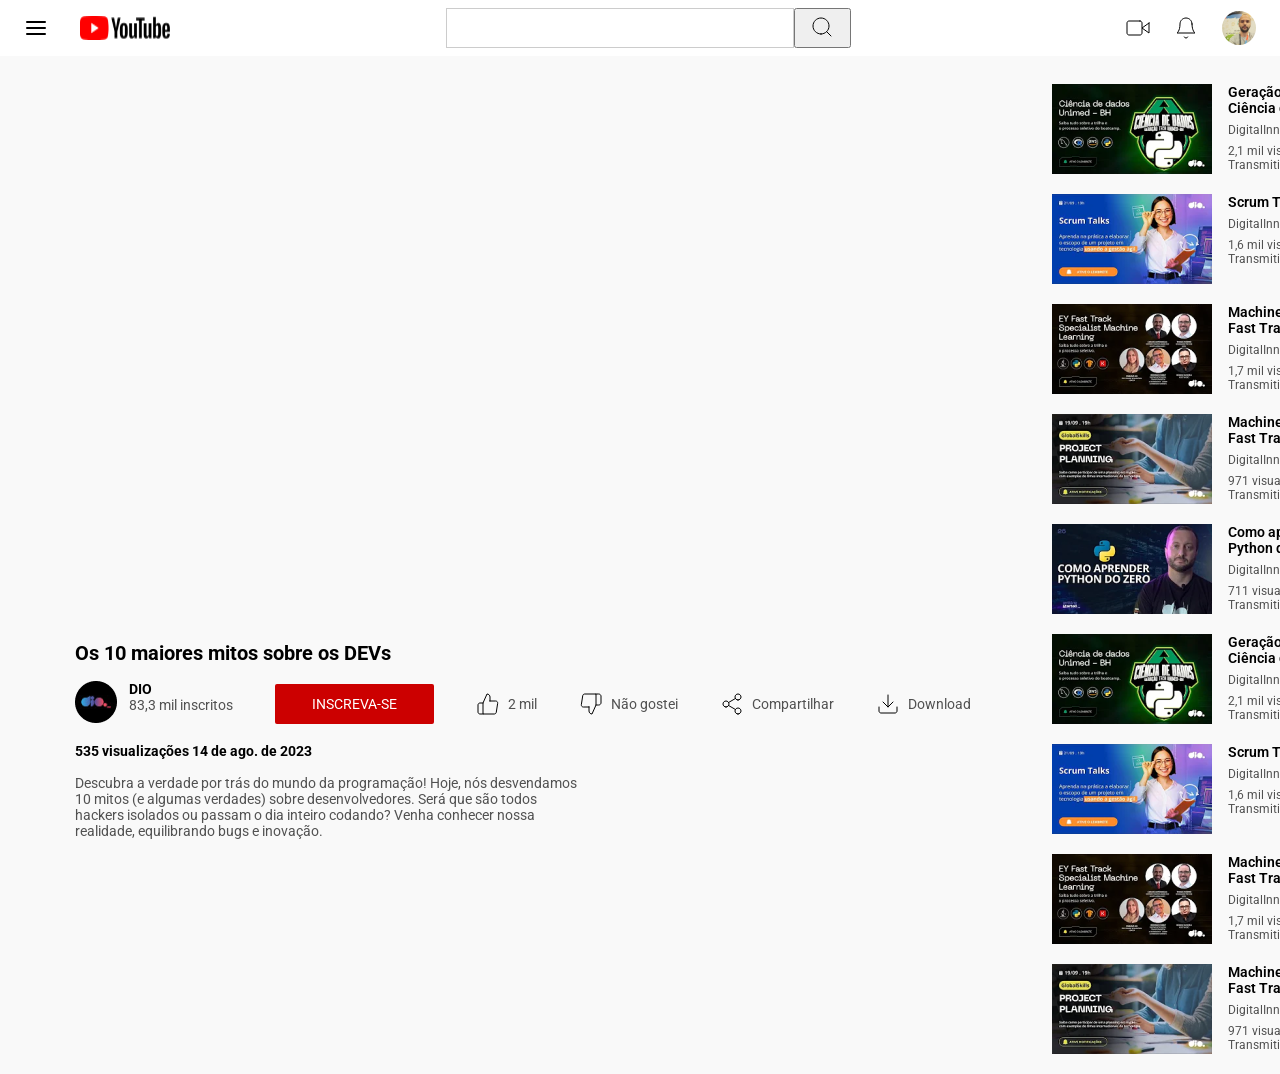
<file: JavaScript/Clone-youtube-css/index.html>
<!DOCTYPE html>
<html lang="pt-br">
<head>
   <meta charset="UTF-8">
   <meta name="viewport" content="width=device-width, initial-scale=1.0">
   <link rel="icon" href="assets/img/icon-youtube.png" type="image/png">
   <link rel="stylesheet" href="assets/css/global.css">
   <link rel="stylesheet" href="assets/css/styles.css">
   <title>Desafio Clone da Página do Youtube</title>
</head>
<body>
   <header>
      <div class="logo-menu">
         <svg width="24" height="24" viewBox="0 0 24 24" fill="none" xmlns="http://www.w3.org/2000/svg">
            <path d="M3 12H21" stroke="black" stroke-width="2" stroke-linecap="round" stroke-linejoin="round"/>
            <path d="M3 6H21" stroke="black" stroke-width="2" stroke-linecap="round" stroke-linejoin="round"/>
            <path d="M3 18H21" stroke="black" stroke-width="2" stroke-linecap="round" stroke-linejoin="round"/>
         </svg>
         <img src="assets/img/logo-youtube.png" alt="Logo Youtube">
      </div>
      <div class="search">
         <input type="text">
         <button>
            <svg width="24" height="24" viewBox="0 0 24 24" fill="none" xmlns="http://www.w3.org/2000/svg">
               <path d="M11 19C15.4183 19 19 15.4183 19 11C19 6.58172 15.4183 3 11 3C6.58172 3 3 6.58172 3 11C3 15.4183 6.58172 19 11 19Z" stroke="black" stroke-linecap="round" stroke-linejoin="round"/>
               <path d="M21 21L16.65 16.65" stroke="black" stroke-linecap="round" stroke-linejoin="round"/>
            </svg>               
         </button>
      </div>
      <div class="notification">
         <svg width="24" height="24" viewBox="0 0 24 24" fill="none" xmlns="http://www.w3.org/2000/svg">
            <path d="M23 7L16 12L23 17V7Z" stroke="black" stroke-linecap="round" stroke-linejoin="round"/>
            <path d="M14 5H3C1.89543 5 1 5.89543 1 7V17C1 18.1046 1.89543 19 3 19H14C15.1046 19 16 18.1046 16 17V7C16 5.89543 15.1046 5 14 5Z" stroke="black" stroke-linecap="round" stroke-linejoin="round"/>
         </svg>
         <svg width="24" height="24" viewBox="0 0 24 24" fill="none" xmlns="http://www.w3.org/2000/svg">
            <path d="M18 8C18 6.4087 17.3679 4.88258 16.2426 3.75736C15.1174 2.63214 13.5913 2 12 2C10.4087 2 8.88258 2.63214 7.75736 3.75736C6.63214 4.88258 6 6.4087 6 8C6 15 3 17 3 17H21C21 17 18 15 18 8Z" stroke="black" stroke-linecap="round" stroke-linejoin="round"/>
            <path d="M13.73 21C13.5542 21.3031 13.3019 21.5547 12.9982 21.7295C12.6946 21.9044 12.3504 21.9965 12 21.9965C11.6496 21.9965 11.3054 21.9044 11.0018 21.7295C10.6982 21.5547 10.4458 21.3031 10.27 21" stroke="black" stroke-linecap="round" stroke-linejoin="round"/>
         </svg>
         <img src="assets/img/photo-user-marcos.jpg" alt="Foto perfil Marcos Winther"> 
      </div>  
   </header>

   <main>
      <div class="video">
         <div class="video-player">
            <iframe width="952px" height="537px" src="https://www.youtube.com/embed/1sq1FmwXh9Q?si=_U-in9cGCH3RTD_g" title="YouTube video player" frameborder="0" allow="accelerometer; autoplay; clipboard-write; encrypted-media; gyroscope; picture-in-picture; web-share" allowfullscreen></iframe>
         </div>

         <div class="video-player-title">
            <h1>Os 10 maiores mitos sobre os DEVs</h1>
         </div>

         <div class="channel-infos">
            <div class="channel">
               <div class="channel-avatar">
                  <img src="assets/img/channel-dio.png" alt="Canal DIO (Digital Innovation One)">
               </div>

               <div class="channel-details">
                  <h3>DIO</h3>
                  <p>83,3 mil inscritos</p>
               </div>
            </div>

            <div class="subscribe-channel">
               <button>inscreva-se</button>
            </div>

            <div class="like">
               <svg width="24" height="24" viewBox="0 0 24 24" fill="none" xmlns="http://www.w3.org/2000/svg">
                  <path d="M7 22H4C3.46957 22 2.96086 21.7893 2.58579 21.4142C2.21071 21.0391 2 20.5304 2 20V13C2 12.4696 2.21071 11.9609 2.58579 11.5858C2.96086 11.2107 3.46957 11 4 11H7M14 9V5C14 4.20435 13.6839 3.44129 13.1213 2.87868C12.5587 2.31607 11.7956 2 11 2L7 11V22H18.28C18.7623 22.0055 19.2304 21.8364 19.5979 21.524C19.9654 21.2116 20.2077 20.7769 20.28 20.3L21.66 11.3C21.7035 11.0134 21.6842 10.7207 21.6033 10.4423C21.5225 10.1638 21.3821 9.90629 21.1919 9.68751C21.0016 9.46873 20.7661 9.29393 20.5016 9.17522C20.2371 9.0565 19.9499 8.99672 19.66 9H14Z" stroke="black" stroke-linecap="round" stroke-linejoin="round"/>
               </svg>
               <p>2 mil</p>
            </div>

            <div class="dislike">
               <svg width="24" height="24" viewBox="0 0 24 24" fill="none" xmlns="http://www.w3.org/2000/svg">
                  <path d="M17 2H19.67C20.236 1.98999 20.7859 2.18813 21.2154 2.55681C21.6449 2.9255 21.9241 3.43905 22 4V11C21.9241 11.5609 21.6449 12.0745 21.2154 12.4432C20.7859 12.8119 20.236 13.01 19.67 13H17M10 15V19C10 19.7956 10.3161 20.5587 10.8787 21.1213C11.4413 21.6839 12.2044 22 13 22L17 13V2H5.72C5.23767 1.99454 4.76962 2.16359 4.40209 2.47599C4.03457 2.78839 3.79232 3.22309 3.72 3.7L2.34 12.7C2.29649 12.9866 2.31583 13.2793 2.39666 13.5577C2.47749 13.8362 2.6179 14.0937 2.80814 14.3125C2.99839 14.5313 3.23392 14.7061 3.49843 14.8248C3.76294 14.9435 4.05009 15.0033 4.34 15H10Z" stroke="black" stroke-linecap="round" stroke-linejoin="round"/>
               </svg>
               <p>Não gostei</p> 
            </div>

            <div class="share">
               <svg width="24" height="24" viewBox="0 0 24 24" fill="none" xmlns="http://www.w3.org/2000/svg">
                  <path d="M18 8C19.6569 8 21 6.65685 21 5C21 3.34315 19.6569 2 18 2C16.3431 2 15 3.34315 15 5C15 6.65685 16.3431 8 18 8Z" stroke="black" stroke-linecap="round" stroke-linejoin="round"/>
                  <path d="M6 15C7.65685 15 9 13.6569 9 12C9 10.3431 7.65685 9 6 9C4.34315 9 3 10.3431 3 12C3 13.6569 4.34315 15 6 15Z" stroke="black" stroke-linecap="round" stroke-linejoin="round"/>
                  <path d="M18 22C19.6569 22 21 20.6569 21 19C21 17.3431 19.6569 16 18 16C16.3431 16 15 17.3431 15 19C15 20.6569 16.3431 22 18 22Z" stroke="black" stroke-linecap="round" stroke-linejoin="round"/>
                  <path d="M8.59 13.51L15.42 17.49" stroke="black" stroke-linecap="round" stroke-linejoin="round"/>
                  <path d="M15.41 6.50999L8.59 10.49" stroke="black" stroke-linecap="round" stroke-linejoin="round"/>
               </svg>
               <p>Compartilhar</p>
            </div>

            <div class="download">
               <svg width="24" height="24" viewBox="0 0 24 24" fill="none" xmlns="http://www.w3.org/2000/svg">
                  <path d="M21 15V19C21 19.5304 20.7893 20.0391 20.4142 20.4142C20.0391 20.7893 19.5304 21 19 21H5C4.46957 21 3.96086 20.7893 3.58579 20.4142C3.21071 20.0391 3 19.5304 3 19V15" stroke="black" stroke-linecap="round" stroke-linejoin="round"/>
                  <path d="M7 10L12 15L17 10" stroke="black" stroke-linecap="round" stroke-linejoin="round"/>
                  <path d="M12 15V3" stroke="black" stroke-linecap="round" stroke-linejoin="round"/>
               </svg>
               <p>Download</p>
            </div>
         </div>

         <div class="views">
            <p>535 visualizações  14 de ago. de 2023</p>
         </div>

         <div class="details">
            <p>
               Descubra a verdade por trás do mundo da programação! 
               Hoje, nós desvendamos 10 mitos (e algumas verdades) sobre desenvolvedores.
               Será que são todos hackers isolados ou passam o dia inteiro codando? 
               Venha conhecer nossa realidade, equilibrando bugs e inovação.
            </p>
         </div>
      </div>
      
      <div class="playlist-video">
         <div class="thumbnail">
            <div class="thumbnail-video">
               <img src="assets/img/thumbnails/thumb-01.png" alt="Vídeo Aula DIO">
            </div>
            <div class="thumbnail-infos">
               <h2>Geração Tech Unimed - BH - Ciência de Dados</h2>
               <div class="thumbnail-channel">
                  <p>DigitalInnovationOne</p>
               </div>
               <div class="thumbnail-views">
                  <p>2,1 mil visualizações</p>
                  <p>Transmitido há 2 dias</p>
               </div>
            </div>
         </div>

         <div class="thumbnail">
            <div class="thumbnail-video">
               <img src="assets/img/thumbnails/thumb-02.png" alt="Vídeo Aula DIO">
            </div>
            <div class="thumbnail-infos">
               <h2>Scrum Talks</h2>
               <div class="thumbnail-channel">
                  <p>DigitalInnovationOne</p>
               </div>
               <div class="thumbnail-views">
                  <p>1,6 mil visualizações</p>
                  <p>Transmitido há 3 dias</p>
               </div>
            </div>
         </div>

         <div class="thumbnail">
            <div class="thumbnail-video">
               <img src="assets/img/thumbnails/thumb-03.png" alt="Vídeo Aula DIO">
            </div>
            <div class="thumbnail-infos">
               <h2>Machine Learning Avançado - Fast Track</h2>
               <div class="thumbnail-channel">
                  <p>DigitalInnovationOne</p>
               </div>
               <div class="thumbnail-views">
                  <p>1,7 mil visualizações</p>
                  <p>Transmitido há 4 dias</p>
               </div>
            </div>
         </div>

         <div class="thumbnail">
            <div class="thumbnail-video">
               <img src="assets/img/thumbnails/thumb-04.png" alt="Vídeo Aula DIO">
            </div>
            <div class="thumbnail-infos">
               <h2>Machine Learning Avançado - Fast Track</h2>
               <div class="thumbnail-channel">
                  <p>DigitalInnovationOne</p>
               </div>
               <div class="thumbnail-views">
                  <p>971 visualizações</p>
                  <p>Transmitido há 5 dias</p>
               </div>
            </div>
         </div>

         <div class="thumbnail">
            <div class="thumbnail-video">
               <img src="assets/img/thumbnails/thumb-05.png" alt="Vídeo Aula DIO">
            </div>
            <div class="thumbnail-infos">
               <h2>Como aprender a programar Python do ZERO</h2>
               <div class="thumbnail-channel">
                  <p>DigitalInnovationOne</p>
               </div>
               <div class="thumbnail-views">
                  <p>711 visualizações</p>
                  <p>Transmitido há 6 dias</p>
               </div>
            </div>
         </div>
         
         <div class="thumbnail">
            <div class="thumbnail-video">
               <img src="assets/img/thumbnails/thumb-01.png" alt="Vídeo Aula DIO">
            </div>
            <div class="thumbnail-infos">
               <h2>Geração Tech Unimed - BH - Ciência de Dados</h2>
               <div class="thumbnail-channel">
                  <p>DigitalInnovationOne</p>
               </div>
               <div class="thumbnail-views">
                  <p>2,1 mil visualizações</p>
                  <p>Transmitido há 2 dias</p>
               </div>
            </div>
         </div>

         <div class="thumbnail">
            <div class="thumbnail-video">
               <img src="assets/img/thumbnails/thumb-02.png" alt="Vídeo Aula DIO">
            </div>
            <div class="thumbnail-infos">
               <h2>Scrum Talks</h2>
               <div class="thumbnail-channel">
                  <p>DigitalInnovationOne</p>
               </div>
               <div class="thumbnail-views">
                  <p>1,6 mil visualizações</p>
                  <p>Transmitido há 3 dias</p>
               </div>
            </div>
         </div>

         <div class="thumbnail">
            <div class="thumbnail-video">
               <img src="assets/img/thumbnails/thumb-03.png" alt="Vídeo Aula DIO">
            </div>
            <div class="thumbnail-infos">
               <h2>Machine Learning Avançado - Fast Track</h2>
               <div class="thumbnail-channel">
                  <p>DigitalInnovationOne</p>
               </div>
               <div class="thumbnail-views">
                  <p>1,7 mil visualizações</p>
                  <p>Transmitido há 4 dias</p>
               </div>
            </div>
         </div>

         <div class="thumbnail">
            <div class="thumbnail-video">
               <img src="assets/img/thumbnails/thumb-04.png" alt="Vídeo Aula DIO">
            </div>
            <div class="thumbnail-infos">
               <h2>Machine Learning Avançado - Fast Track</h2>
               <div class="thumbnail-channel">
                  <p>DigitalInnovationOne</p>
               </div>
               <div class="thumbnail-views">
                  <p>971 visualizações</p>
                  <p>Transmitido há 5 dias</p>
               </div>
            </div>
         </div>
      </div>
   </main>
</body>
</html>
</file>
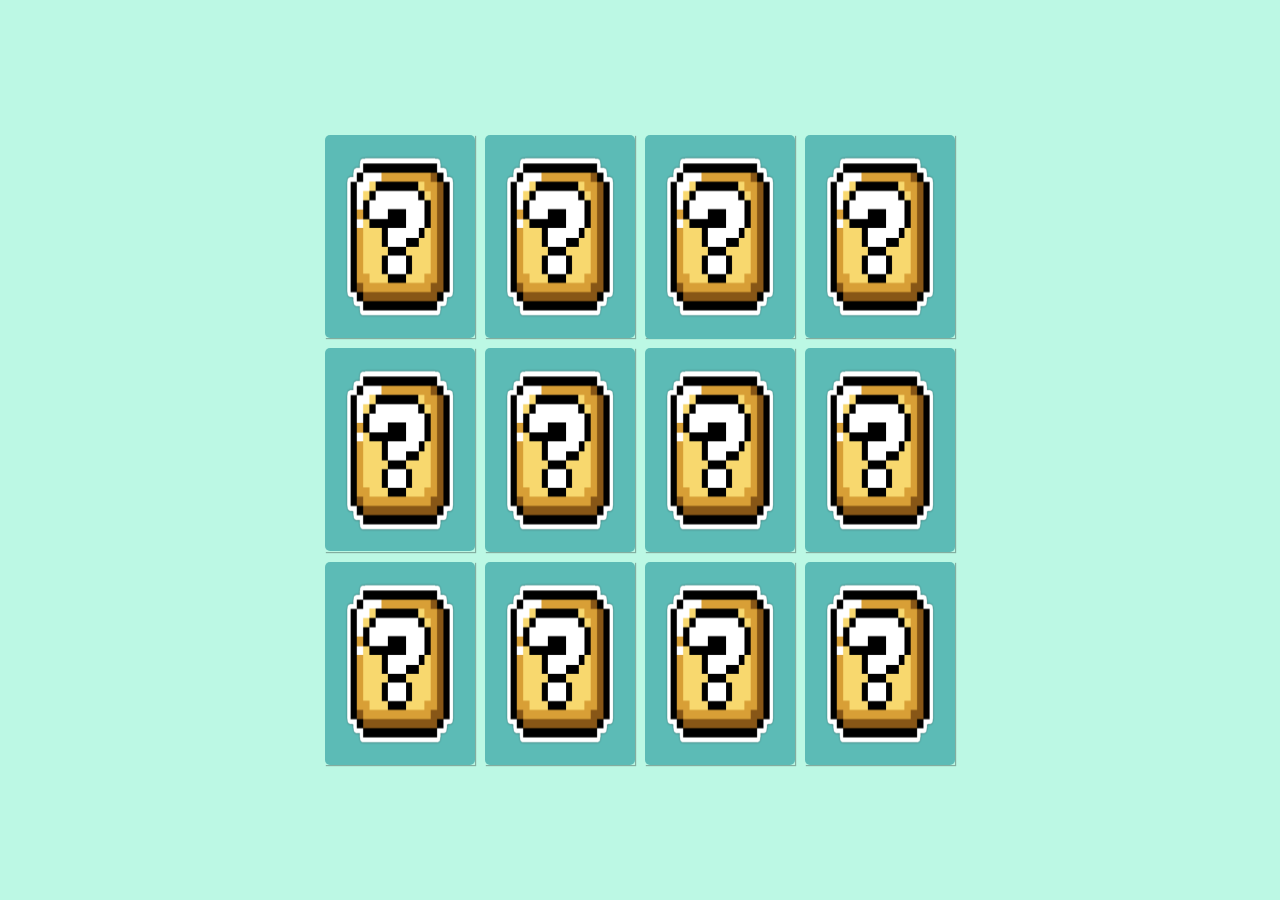
<file: JavaScript/jogo-da-memoria-dio-master/index.html>
<!DOCTYPE html>
<html lang="en">
<head>
    <meta charset="UTF-8">
    <meta name="viewport" content="width=device-width, initial-scale=1.0">
    <link rel="stylesheet" href="./style.css">
    <title>Jogo da memória</title>
</head>
<body>
    <main class="memory-game">
        <div class="card" data-card="bowser">
            <img class="card-front" src="./img/bowser.jpg" alt="Face da carta">
            <img class="card-back" src="./img/box.png" alt="Verso da carta">
        </div>
        <div class="card" data-card="luigi">
            <img class="card-front" src="./img/luigi.png" alt="Face da carta">
            <img class="card-back" src="./img/box.png" alt="Verso da carta">
        </div>
        <div class="card" data-card="mario">
            <img class="card-front" src="./img/mario.png" alt="Face da carta">
            <img class="card-back" src="./img/box.png" alt="Verso da carta">
        </div>
        <div class="card" data-card="peach">
            <img class="card-front" src="./img/peach.png" alt="Face da carta">
            <img class="card-back" src="./img/box.png" alt="Verso da carta">
        </div>
        <div class="card" data-card="toad">
            <img class="card-front" src="./img/toad.png" alt="Face da carta">
            <img class="card-back" src="./img/box.png" alt="Verso da carta">
        </div>
        <div class="card" data-card="yoshi">
            <img class="card-front" src="./img/yoshi.png" alt="Face da carta">
            <img class="card-back" src="./img/box.png" alt="Verso da carta">
        </div>
        <div class="card" data-card="bowser">
            <img class="card-front" src="./img/bowser.jpg" alt="Face da carta">
            <img class="card-back" src="./img/box.png" alt="Verso da carta">
        </div>
        <div class="card" data-card="luigi">
            <img class="card-front" src="./img/luigi.png" alt="Face da carta">
            <img class="card-back" src="./img/box.png" alt="Verso da carta">
        </div>
        <div class="card" data-card="mario">
            <img class="card-front" src="./img/mario.png" alt="Face da carta">
            <img class="card-back" src="./img/box.png" alt="Verso da carta">
        </div>
        <div class="card" data-card="peach">
            <img class="card-front" src="./img/peach.png" alt="Face da carta">
            <img class="card-back" src="./img/box.png" alt="Verso da carta">
        </div>
        <div class="card" data-card="toad">
            <img class="card-front" src="./img/toad.png" alt="Face da carta">
            <img class="card-back" src="./img/box.png" alt="Verso da carta">
        </div>
        <div class="card" data-card="yoshi">
            <img class="card-front" src="./img/yoshi.png" alt="Face da carta">
            <img class="card-back" src="./img/box.png" alt="Verso da carta">
        </div>
    </main>
    <script src="./script.js"></script>
</body>
</html>
</file>
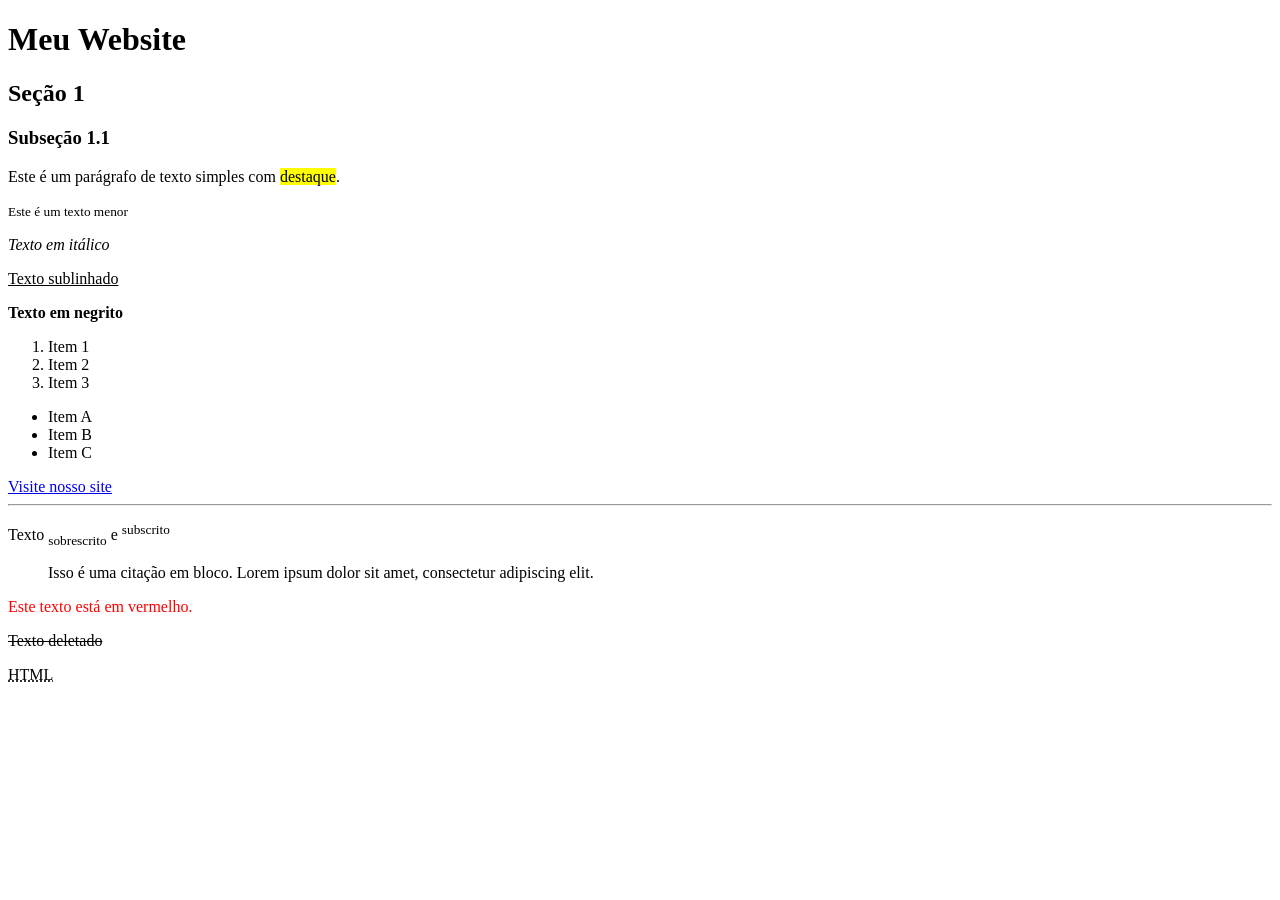
<file: JavaScript/Pequeno WEBSITE/index.html>
<!DOCTYPE html>
<html lang="en">
<head>
    <meta charset="UTF-8">
    <meta name="viewport" content="width=device-width, initial-scale=1.0">
    <title>Meu Website</title>
</head>
<body>

    <!-- Títulos -->
    <h1>Meu Website</h1>
    <h2>Seção 1</h2>
    <h3>Subseção 1.1</h3>

    <!-- Parágrafos e Marcadores -->
    <p>Este é um parágrafo de texto simples com <mark>destaque</mark>.</p>
    <p><small>Este é um texto menor</small></p>

    <!-- Estilos de Texto -->
    <p><i>Texto em itálico</i></p>
    <p><u>Texto sublinhado</u></p>
    <p><strong>Texto em negrito</strong></p>

    <!-- Listas Ordenadas e Não Ordenadas -->
    <ol>
        <li>Item 1</li>
        <li>Item 2</li>
        <li>Item 3</li>
    </ol>

    <ul>
        <li>Item A</li>
        <li>Item B</li>
        <li>Item C</li>
    </ul>

    <!-- Links -->
    <a href="https://www.exemplo.com">Visite nosso site</a>

    <!-- Linha Horizontal -->
    <hr>

    <!-- Texto Sobrescrito e Subscrito -->
    <p>Texto <sub>sobrescrito</sub> e <sup>subscrito</sup></p>

    <!-- Citação em Bloco -->
    <blockquote>
        <p>Isso é uma citação em bloco. Lorem ipsum dolor sit amet, consectetur adipiscing elit.</p>
    </blockquote>

    <font color="red">Este texto está em vermelho.</font>

    <!-- Texto com Deleção e Abreviação -->
    <p><del>Texto deletado</del></p>
    <p><abbr title="Hypertext Markup Language">HTML</abbr></p>

</body>
</html>
</file>
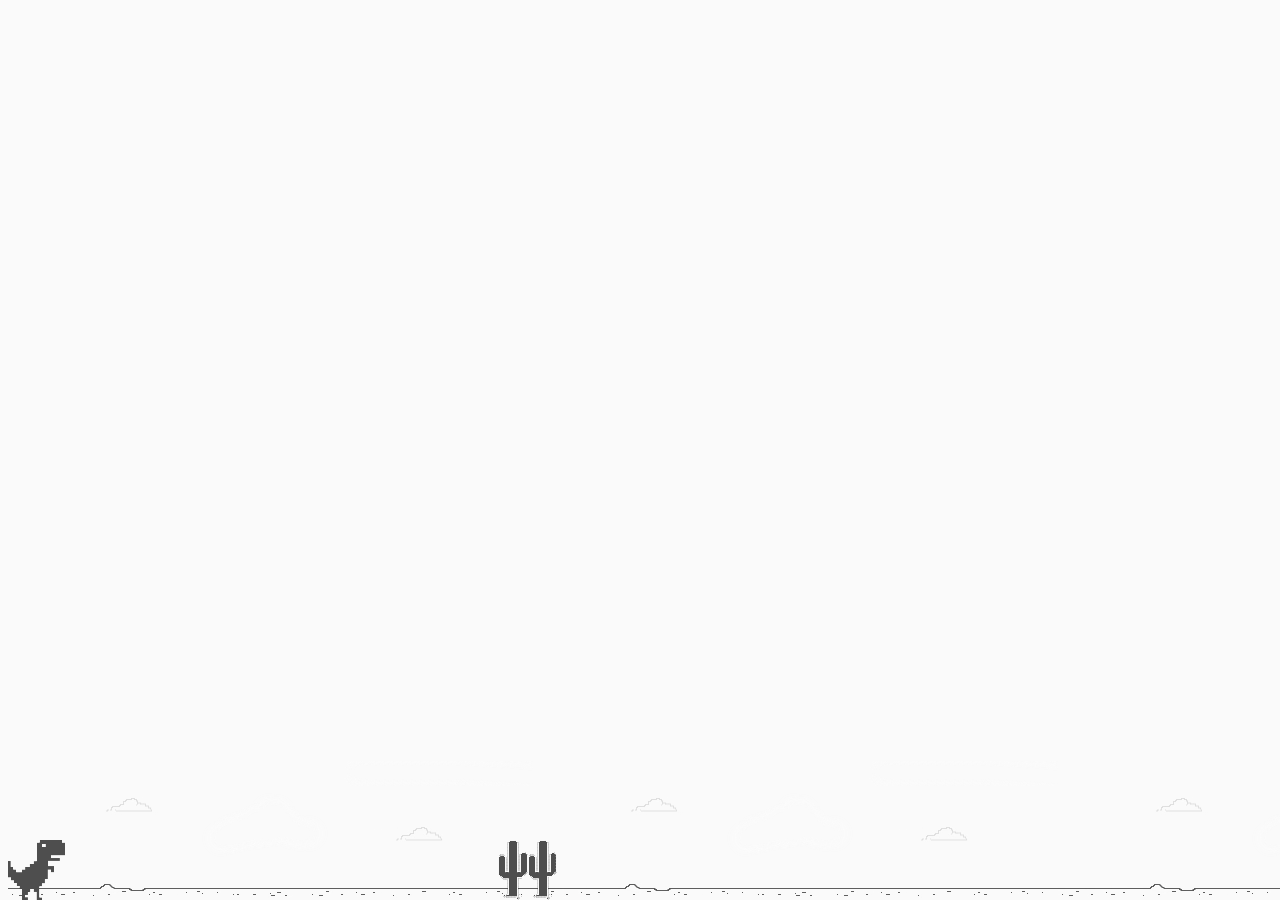
<file: JavaScript/dio-dino-game-master/dio-dino-game-master/index.html>
<!DOCTYPE html>
<html lang="pt-br">
<head>
  <meta charset="UTF-8">
  <title>Dio Dino Game</title>
  <link rel="stylesheet" href="style.css"></link>
  <script src="script.js" charset="UTF-8" defer></script>
</head>
<body>
  <div class="background">
    <div class="dino"></div>
  </div>
</body>
</html>
</file>
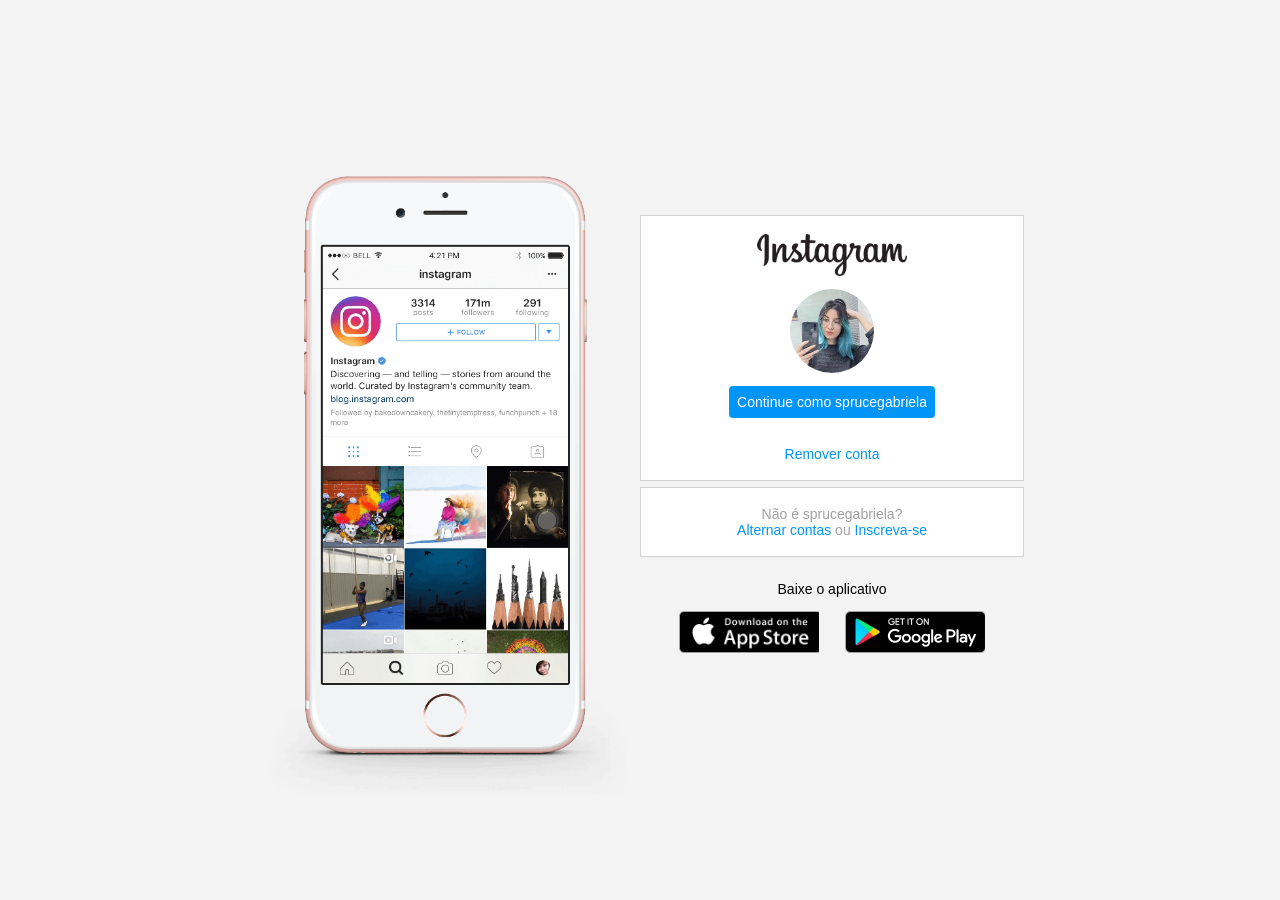
<file: JavaScript/Instagram/instagram-dio-master/index.html>
<!DOCTYPE html>
<html lang="en">
<head>
    <meta charset="UTF-8">
    <meta name="viewport" content="width=device-width, initial-scale=1.0">
    <link rel="stylesheet" href="style.css">
    <title>Instagram</title>
</head>
<body>
    <div class="instagram-wrapper">
        <div class="instagram-phone">
            <img src="./img/instagram-celular.png" alt="celular">
        </div>
        <div class="instagram-continue">
            <div class="group">
                <img src="./img/instagram-logo.png" class="instagram-logo" alt="instagram logo">
                <div class="profile-photo">
                    <img src="./img/perfil-instagram.jpg" alt="foto de perfil">
                </div>
                <a href="#" class="instagram-login">Continue como sprucegabriela</a>
                <a href="#" class="instagram-logout">Remover conta</a>
            </div>
            <div class="group">
                <p class="not-account">Não é sprucegabriela?</p>
                <p class="not-account">
                    <span class="link-blue">Alternar contas</span>
                    ou
                    <span class="link-blue">Inscreva-se</span>
                </p>
            </div>
            <div class="get-the-app">
                <p class="get-app">Baixe o aplicativo</p>
                <div class="download">
                    <a href="#" class="app-download"></a>
                    <a href="#" class="app-download"></a>
                </div>
            </div>
        </div>
    </div>
</body>
</html>
</file>
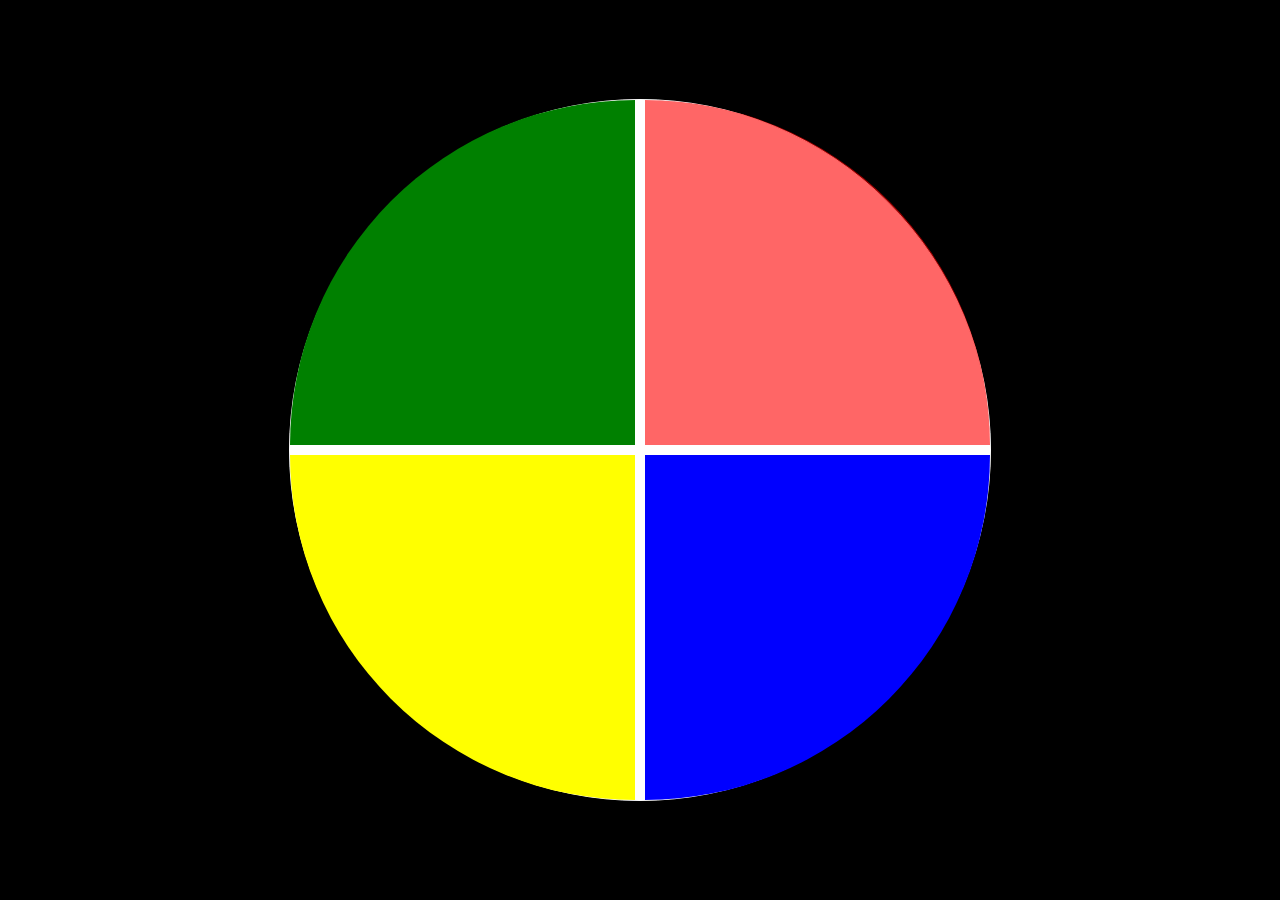
<file: JavaScript/Jogo da Memoria genesis/genesis-dio-master/index.html>
<!DOCTYPE html>
<html lang="en">
<head>
    <meta charset="UTF-8">
    <meta name="viewport" content="width=device-width, initial-scale=1.0">
    <link rel="stylesheet" href="style.css">
    <title>Genesis</title>
</head>
<body>
    <div class="main-game">
        <div class="genius">
            <div class="blue"></div>
            <div class="yellow"></div>
            <div class="red"></div>
            <div class="green"></div>
        </div>
    </div>
    <script type="text/javascript" src="script.js"></script>
</body>
</html>
</file>
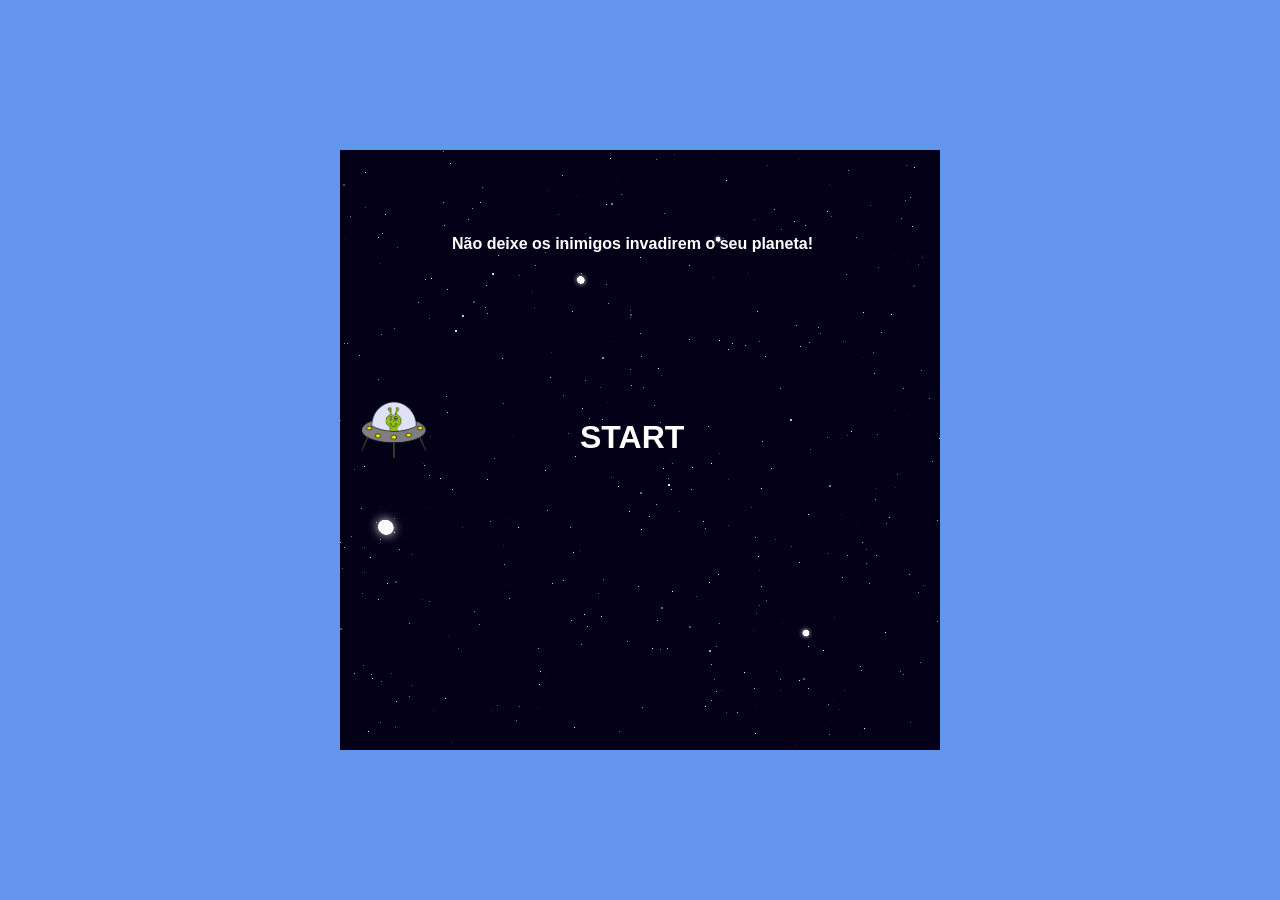
<file: JavaScript/space-shooter-dio-master/space-shooter-dio-master/index.html>
<!DOCTYPE html>
<html lang="en">
<head>
    <meta charset="UTF-8">
    <meta name="viewport" content="width=device-width, initial-scale=1.0">
    <link rel="stylesheet" href="style.css">
    <title>Shooter</title>
</head>
<body>
    <div id="main-play-area">
        <img class="player-shooter" src="./img/hero.png" alt="hero">
        <h4 class="game-instructions">
            Não deixe os inimigos invadirem o seu planeta!
        </h4>
        <div class="start-button">
            <h1>START</h1>
        </div>
    </div>
    <script type="text/javascript" src="script.js"></script>
</body>
</html>
</file>
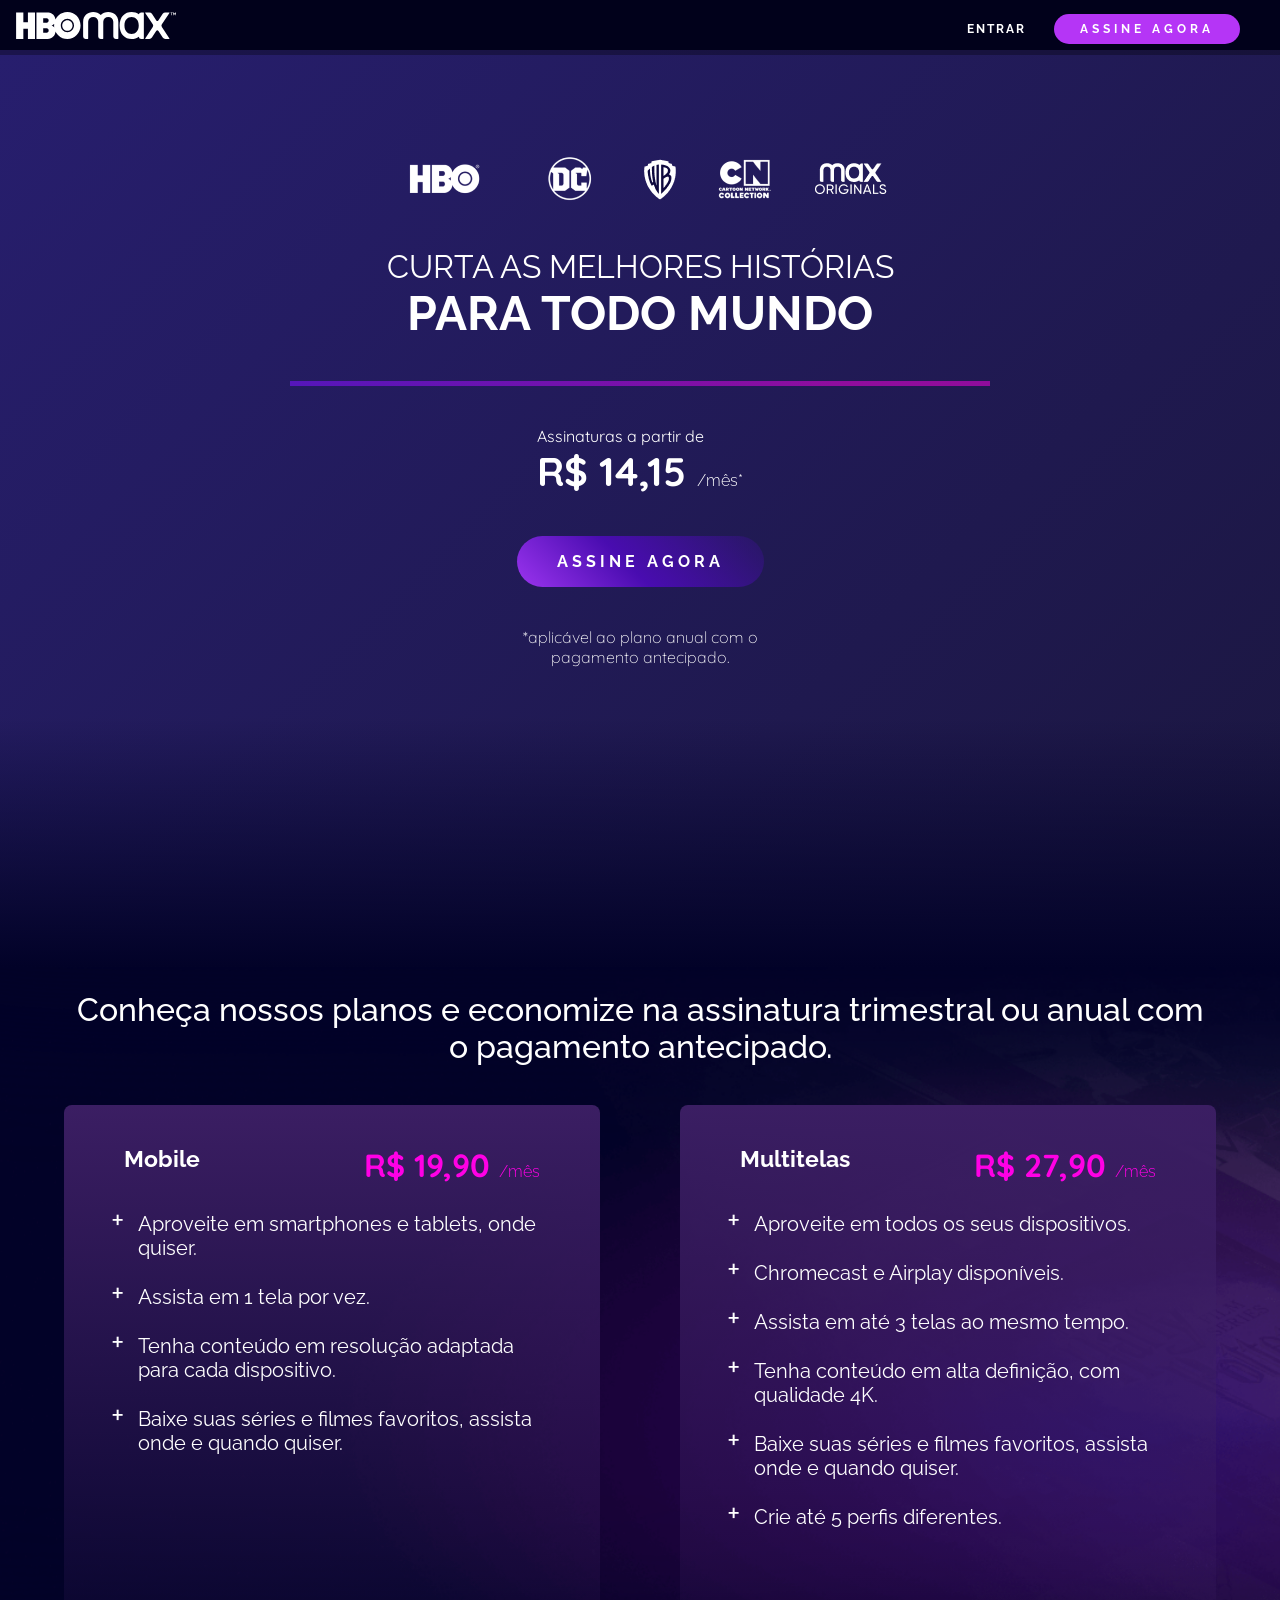
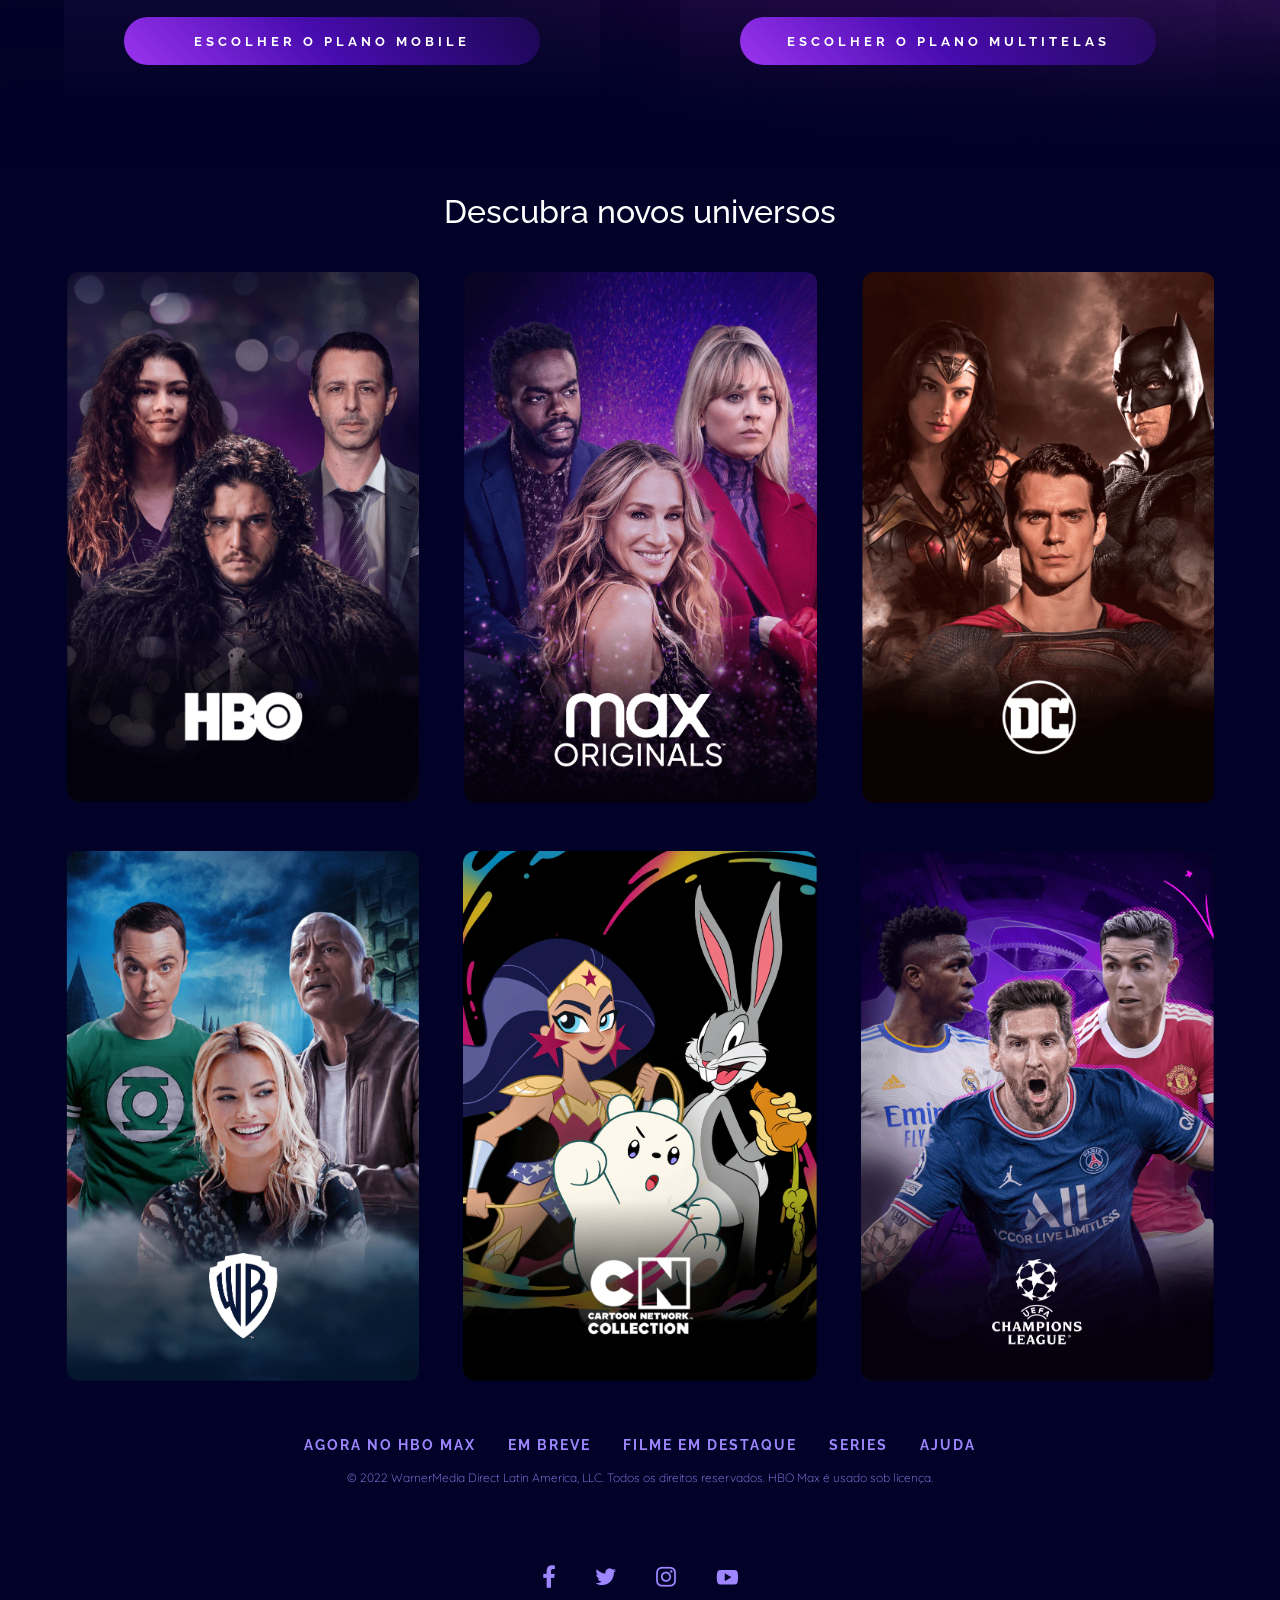
<file: JavaScript/Clone-HBO-MAX/Clone-HBO-Max-master/Clone-HBO-Max-master/index.html>
<!DOCTYPE html>
<html lang="en">
<head>
    <meta charset="UTF-8">
    <meta http-equiv="X-UA-Compatible" content="IE=edge">
    <meta name="viewport" content="width=device-width, initial-scale=1.0">
    <link rel="stylesheet" href="./assets/css/style.css">
    <title>HBO Max</title>
</head>
<body>
    <!--Navigation-->
    <nav class="menu">
        <a href="index.html" class="menu__logo">
            <img src="./assets/images/hbo-logo.svg" alt="Logotipo HBOMax com o nome da marca" class="menu__logo-image">
        </a>
        <div>
            <a href="signIn.html" class="menu__item">Entrar</a>
            <a href="#subscription" class="menu__item menu__item--button button">Assine Agora</a>
        </div>
    </nav>
    <!-- Header -->
    <header class="header">
        <div class="header__content">
            <div class="header__channels">
                <img src="./assets/images/hbo.png" alt="logo da HBO" class="header__channel">
                <img src="./assets/images/dc.png" alt="logo da DC" class="header__channel">
                <img src="./assets/images/wb.png" alt="logo da Warner Bross" class="header__channel">
                <img src="./assets/images/cartoon-network_neutral.png" alt="logo do Cartoon Network" class="header__channel">
                <img src="./assets/images/max_originals.png" alt="logo do Max Originals" class="header__channel">
            </div>
            <h1 class="header__title">
                <span class="header__title--light">Curta as melhores histórias</span>
                Para todo mundo
            </h1>
            <div class="divider"></div>
            <div class="ofter">
                <p>Assinaturas a partir de</p>
                <p class="offter__price">
                    R$ 14,15 <span class="offter__price--small">/mês*</span>
                </p>
            </div>
            <a href="#subscription" class="button button--gradient header__button">Assine agora</a>
            <p class="text--small">
                *aplicável ao plano anual com o pagamento antecipado.
            </p>
        </div>
    </header>
    <!--main content-->
    <main>
        <!--Subscription section-->
        <section id="subscription" class="subscription">
            <div class="container">
                <h2 class="title">
                    Conheça nossos planos e economize  na assinatura trimestral ou anual com o pagamento antecipado.
                </h2>
                <div class="subscription__plans">
                    <div class="subscription__card">
                        <div>
                            <div class="subscription__plan">
                                <h3>Mobile</h3>
                                <p class="subscription__price">
                                    R$ 19,90 
                                    <span class="text--small">/mês</span>
                                </p>
                            </div>
                            <ul class="subscription__goals">
                                <li class="subscription__description">
                                    Aproveite em smartphones e tablets, onde quiser.
                                </li>
                                <li class="subscription__description">
                                    Assista em 1 tela por vez.
                                </li>
                                <li class="subscription__description">
                                    Tenha conteúdo em resolução adaptada para cada dispositivo.
                                </li>
                                <li class="subscription__description">
                                    Baixe suas séries e filmes favoritos, assista onde e quando quiser.
                                </li>
                            </ul>
                        </div>
                        <button class="button button--gradient">
                            Escolher o Plano Mobile
                        </button>
                    </div>
                    <div class="subscription__card">
                        <div>
                            <div class="subscription__plan">
                                <h3>Multitelas</h3>
                                <p class="subscription__price">
                                    R$ 27,90 
                                    <span class="text--small">/mês</span>
                                </p>
                            </div>
                            <ul>
                                <li class="subscription__description">
                                  Aproveite em todos os seus dispositivos.
                                </li>
                                <li class="subscription__description">
                                  Chromecast e Airplay disponíveis.
                                </li>
                                <li class="subscription__description">
                                  Assista em até 3 telas ao mesmo tempo.
                                </li>
                                <li class="subscription__description">
                                  Tenha conteúdo em alta definição, com qualidade 4K.
                                </li>
                                <li class="subscription__description">
                                  Baixe suas séries e filmes favoritos, assista onde e quando
                                  quiser.
                                </li>
                                <li class="subscription__description">
                                  Crie até 5 perfis diferentes.
                                </li>
                              </ul>
                        </div>
                        <button class="button button--gradient">
                            Escolher o Plano Multitelas
                        </button>
                    </div>
                </div>
            </div>
        </section>
        <!-- Cards Content section-->
        <section id="contents" class="contents container">
            <h2 class =" title ">Descubra novos universos</h2>
            <div class="contents__container">
                <div class="contents__card">
                    <img src="./assets/images/hbo-default_0.webp" alt="Logo HBO" class="contents__image">
                </div>
                <div class="contents__card">
                    <img src="./assets/images/MAX-Default.webp" alt="Logo Max Originals" class="contents__image">
                </div>
                <div class="contents__card">
                    <img src="./assets/images/DC_Default.webp" alt="Logo DC" class="contents__image">
                </div>
                <div class="contents__card">
                    <img src="./assets/images/WB-Default.webp" alt="Logo Warner Bros" class="contents__image">
                </div>
                <div class="contents__card">
                    <img src="./assets/images/CN-Default.webp" alt="Logo Cartoon Network" class="contents__image">
                </div>
                <div class="contents__card">
                    <img src="./assets/images/UCL-Default.webp" alt="Logo UEFA Champions League" class="contents__image">
                </div>
            </div>
        </section>
    </main>
    <!--Footer-->
    <footer class="footer container">
        <div>
            <a href="https://www.hbomax.com/br/pt/sitemap" class="footer__link">Agora no HBO Max</a>
            <a href="https://www.hbomax.com/br/pt/coming-soon" class="footer__link">Em breve</a>
            <a href="https://www.hbomax.com/br/pt/feature" class="footer__link">Filme em destaque</a>
            <a href="https://www.hbomax.com/br/pt/series" class="footer__link">Series</a>
            <a href="https://help.hbomax.com/br" class="footer__link">Ajuda</a>
        </div>
        <p class="text--small footer__legal">
            © 2022 WarnerMedia Direct Latin America, LLC. Todos os direitos reservados. HBO Max é usado sob licença.
        </p>
        <div class="footer__social">
            <a href="https://www.facebook.com/HBOMaxBr/"
                class="footer__social-link">
                <img src="assets/images/fb_0.png" alt="Facebook"/>
            </a>
            <a href="https://twitter.com/HBOMaxBR" class="footer__social-link">
                <img src="assets/images/twitter_0.png" alt="Twitter"/>
            </a>
            <a href="https://www.instagram.com/hbomaxbr/"
            class="footer__social-link">
                <img src="assets/images/instagram_0.png" alt="Instagram"/>
            </a>
            <a href="https://www.youtube.com/c/hbomaxbr"
            class="footer__social-link">
                <img src="assets/images/youtube_0.png" alt="Youtube" />
            </a>
        </div>
    </footer>
</body>
</html>
</file>
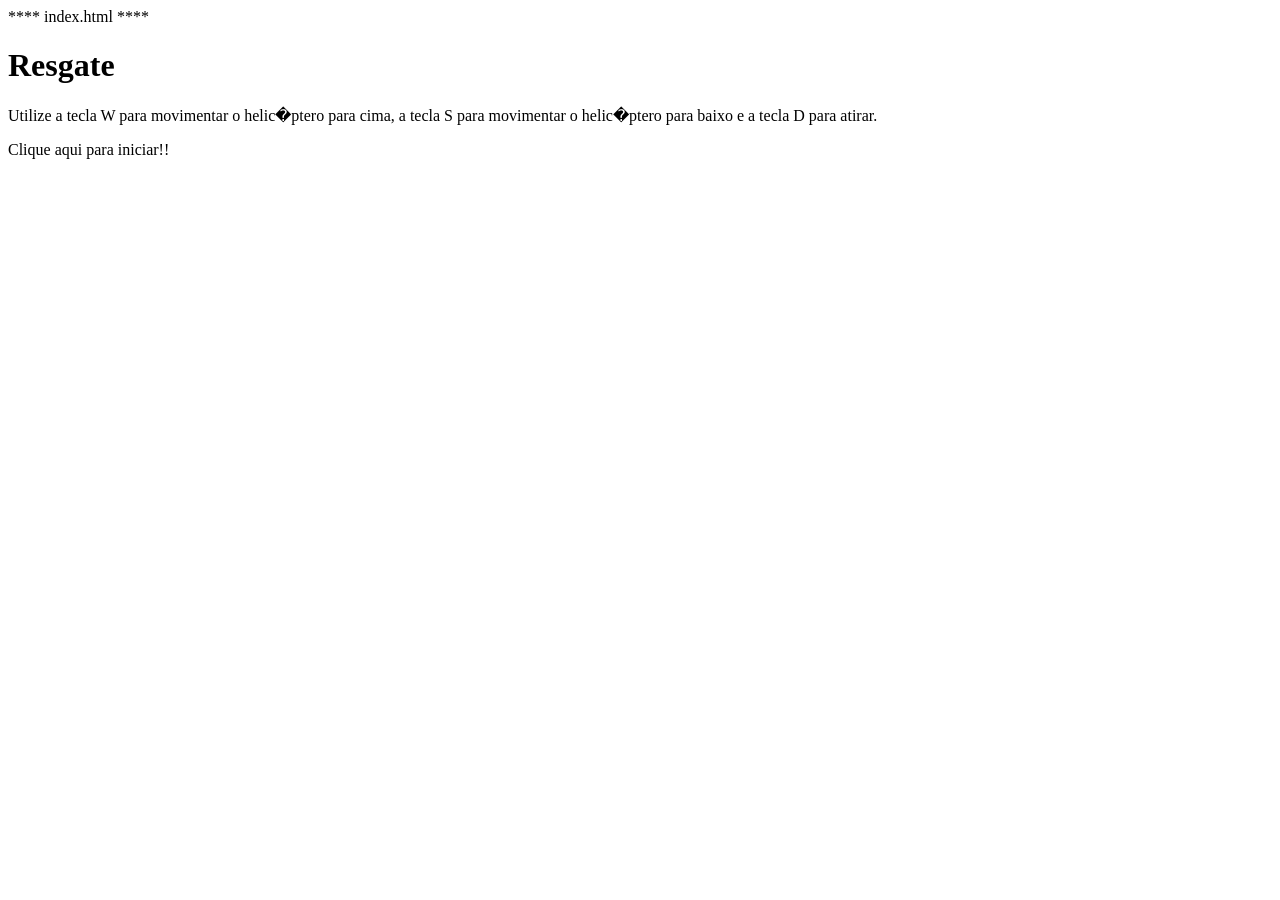
<file: JavaScript/JogosHTML5/JogosHTML5/jogo1/index.html>
**** index.html ****

<!doctype html>
<html>
<head>
<meta charset="utf-8">
<title>Resgate</title>
</head>

<body>
<div id="container"> <!-- div container !-->

	<div id="fundoGame"> <!-- div fundoGame !-->
	
		<div id="inicio"><h1> Resgate </h1> <!-- div inicio !-->
		<p>Utilize a tecla W para movimentar o helic�ptero para cima, a tecla S para movimentar o helic�ptero para baixo e a tecla D para atirar.</p>
		<p> Clique aqui para iniciar!! </p>
		</div> <!-- Fim da div inicio !-->
		
    </div> <!-- Fim da div fundoGame !-->
	
</div> <!-- Fim da div container !-->
</body>
</html>
</file>
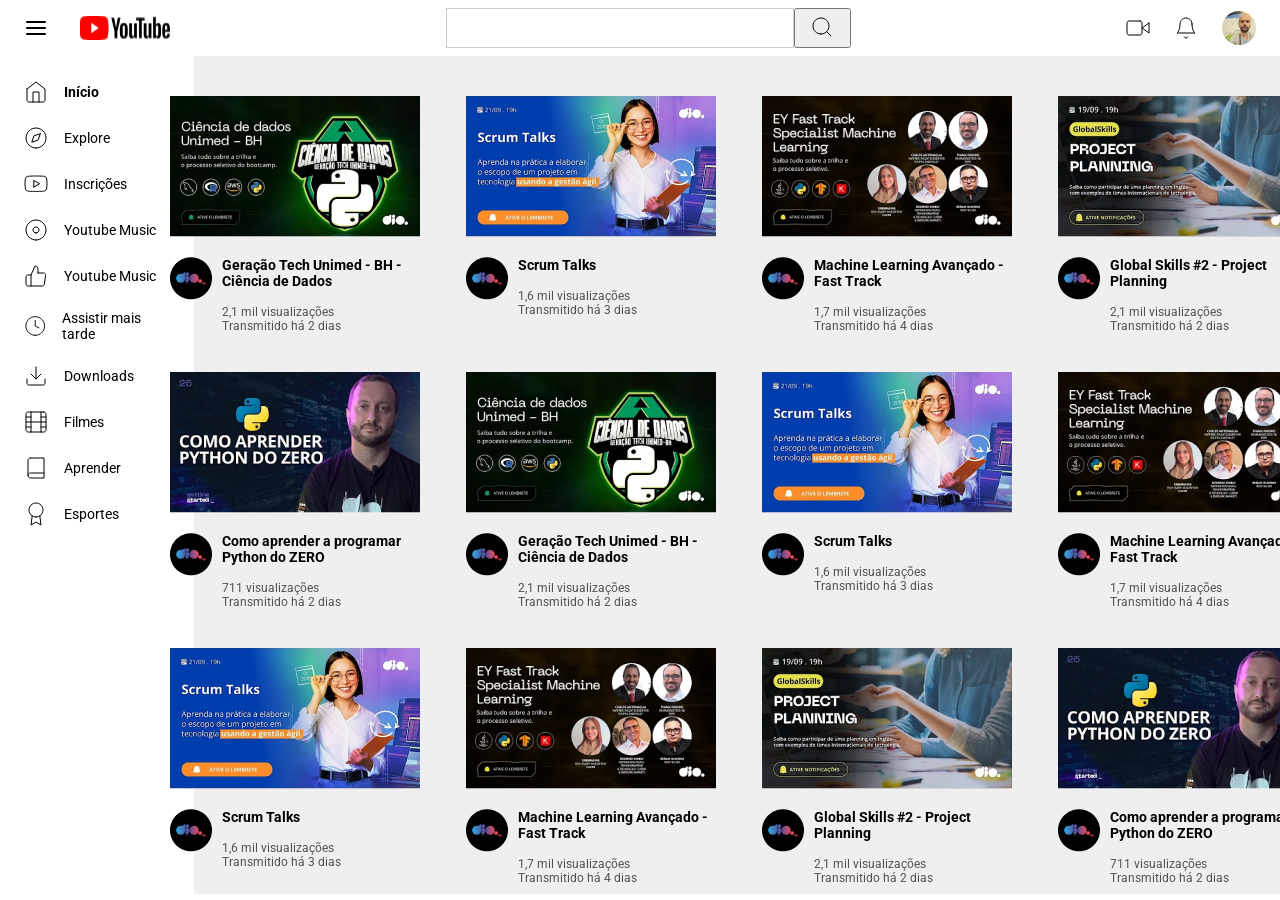
<file: JavaScript/Listagem-do-YouTube/project-css-grid-listagem-videos-youtube-main/project-css-grid-listagem-videos-youtube-main/index.html>
<!DOCTYPE html>
<html lang="pt-br">
<head>
   <meta charset="UTF-8">
   <meta name="viewport" content="width=device-width, initial-scale=1.0">
   <link rel="icon" href="assets/img/icon-youtube.png" type="image/png">
   <link rel="stylesheet" href="assets/css/global.css">
   <link rel="stylesheet" href="assets/css/styles.css">
   <title>Desafio Listagem do YouTube com Grid Layout no CSS</title>
</head>
<body>
   <header>
      <div class="logo-menu">
         <svg width="24" height="24" viewBox="0 0 24 24" fill="none" xmlns="http://www.w3.org/2000/svg">
            <path d="M3 12H21" stroke="black" stroke-width="2" stroke-linecap="round" stroke-linejoin="round"/>
            <path d="M3 6H21" stroke="black" stroke-width="2" stroke-linecap="round" stroke-linejoin="round"/>
            <path d="M3 18H21" stroke="black" stroke-width="2" stroke-linecap="round" stroke-linejoin="round"/>
         </svg>
         <img src="assets/img/logo-youtube.png" alt="Logo Youtube">
      </div>
      <div class="search">
         <input type="text">
         <button>
            <svg width="24" height="24" viewBox="0 0 24 24" fill="none" xmlns="http://www.w3.org/2000/svg">
               <path d="M11 19C15.4183 19 19 15.4183 19 11C19 6.58172 15.4183 3 11 3C6.58172 3 3 6.58172 3 11C3 15.4183 6.58172 19 11 19Z" stroke="black" stroke-linecap="round" stroke-linejoin="round"/>
               <path d="M21 21L16.65 16.65" stroke="black" stroke-linecap="round" stroke-linejoin="round"/>
            </svg>               
         </button>
      </div>
      <div class="notification">
         <svg width="24" height="24" viewBox="0 0 24 24" fill="none" xmlns="http://www.w3.org/2000/svg">
            <path d="M23 7L16 12L23 17V7Z" stroke="black" stroke-linecap="round" stroke-linejoin="round"/>
            <path d="M14 5H3C1.89543 5 1 5.89543 1 7V17C1 18.1046 1.89543 19 3 19H14C15.1046 19 16 18.1046 16 17V7C16 5.89543 15.1046 5 14 5Z" stroke="black" stroke-linecap="round" stroke-linejoin="round"/>
         </svg>
         <svg width="24" height="24" viewBox="0 0 24 24" fill="none" xmlns="http://www.w3.org/2000/svg">
            <path d="M18 8C18 6.4087 17.3679 4.88258 16.2426 3.75736C15.1174 2.63214 13.5913 2 12 2C10.4087 2 8.88258 2.63214 7.75736 3.75736C6.63214 4.88258 6 6.4087 6 8C6 15 3 17 3 17H21C21 17 18 15 18 8Z" stroke="black" stroke-linecap="round" stroke-linejoin="round"/>
            <path d="M13.73 21C13.5542 21.3031 13.3019 21.5547 12.9982 21.7295C12.6946 21.9044 12.3504 21.9965 12 21.9965C11.6496 21.9965 11.3054 21.9044 11.0018 21.7295C10.6982 21.5547 10.4458 21.3031 10.27 21" stroke="black" stroke-linecap="round" stroke-linejoin="round"/>
         </svg>
         <img src="assets/img/photo-user-marcos.jpg" alt="Foto perfil Marcos Winther"> 
      </div>  
   </header>

   <main>
      <div class="content">
         <div class="sidebar">
            <div class="home">
               <svg width="24" height="24" viewBox="0 0 24 24" fill="none" xmlns="http://www.w3.org/2000/svg">
                  <path d="M3 9L12 2L21 9V20C21 20.5304 20.7893 21.0391 20.4142 21.4142C20.0391 21.7893 19.5304 22 19 22H5C4.46957 22 3.96086 21.7893 3.58579 21.4142C3.21071 21.0391 3 20.5304 3 20V9Z" stroke="black" stroke-linecap="round" stroke-linejoin="round"/>
                  <path d="M9 22V12H15V22" stroke="black" stroke-linecap="round" stroke-linejoin="round"/>
               </svg>
               <h1><a href="#">Início</a></h1>
            </div>

            <div class="explore">
               <svg width="24" height="24" viewBox="0 0 24 24" fill="none" xmlns="http://www.w3.org/2000/svg">
                  <path d="M12 22C17.5228 22 22 17.5228 22 12C22 6.47715 17.5228 2 12 2C6.47715 2 2 6.47715 2 12C2 17.5228 6.47715 22 12 22Z" stroke="black" stroke-linecap="round" stroke-linejoin="round"/>
                  <path d="M16.24 7.76001L14.12 14.12L7.76001 16.24L9.88001 9.88001L16.24 7.76001Z" stroke="black" stroke-linecap="round" stroke-linejoin="round"/>
               </svg>
               <h3><a href="#">Explore</a></h3>
            </div>

            <div class="subscriptions">
               <svg width="24" height="24" viewBox="0 0 24 24" fill="none" xmlns="http://www.w3.org/2000/svg">
                  <path d="M22.54 6.42C22.4212 5.94541 22.1793 5.51057 21.8387 5.15941C21.498 4.80824 21.0708 4.55318 20.6 4.42C18.88 4 12 4 12 4C12 4 5.12002 4 3.40002 4.46C2.92927 4.59318 2.502 4.84824 2.16137 5.19941C1.82074 5.55057 1.57881 5.98541 1.46002 6.46C1.14524 8.20556 0.991258 9.97631 1.00002 11.75C0.988802 13.537 1.14279 15.3213 1.46002 17.08C1.59098 17.5398 1.83833 17.9581 2.17817 18.2945C2.518 18.6308 2.93884 18.8738 3.40002 19C5.12002 19.46 12 19.46 12 19.46C12 19.46 18.88 19.46 20.6 19C21.0708 18.8668 21.498 18.6118 21.8387 18.2606C22.1793 17.9094 22.4212 17.4746 22.54 17C22.8524 15.2676 23.0063 13.5103 23 11.75C23.0112 9.96295 22.8573 8.1787 22.54 6.42V6.42Z" stroke="black" stroke-linecap="round" stroke-linejoin="round"/>
                  <path d="M9.75 15.02L15.5 11.75L9.75 8.48001V15.02Z" stroke="black" stroke-linecap="round" stroke-linejoin="round"/>
               </svg>
               <h3><a href="#">Inscrições</a></h3>
            </div>

            <div class="youtube-music">
               <svg width="24" height="24" viewBox="0 0 24 24" fill="none" xmlns="http://www.w3.org/2000/svg">
                  <path d="M12 22C17.5228 22 22 17.5228 22 12C22 6.47715 17.5228 2 12 2C6.47715 2 2 6.47715 2 12C2 17.5228 6.47715 22 12 22Z" stroke="black" stroke-linecap="round" stroke-linejoin="round"/>
                  <path d="M12 15C13.6569 15 15 13.6569 15 12C15 10.3431 13.6569 9 12 9C10.3431 9 9 10.3431 9 12C9 13.6569 10.3431 15 12 15Z" stroke="black" stroke-linecap="round" stroke-linejoin="round"/>
               </svg>
               <h3><a href="#">Youtube Music</a></h3>
            </div>

            <div class="videos-like">
               <svg width="24" height="24" viewBox="0 0 24 24" fill="none" xmlns="http://www.w3.org/2000/svg">
                  <path d="M7 22H4C3.46957 22 2.96086 21.7893 2.58579 21.4142C2.21071 21.0391 2 20.5304 2 20V13C2 12.4696 2.21071 11.9609 2.58579 11.5858C2.96086 11.2107 3.46957 11 4 11H7M14 9V5C14 4.20435 13.6839 3.44129 13.1213 2.87868C12.5587 2.31607 11.7956 2 11 2L7 11V22H18.28C18.7623 22.0055 19.2304 21.8364 19.5979 21.524C19.9654 21.2116 20.2077 20.7769 20.28 20.3L21.66 11.3C21.7035 11.0134 21.6842 10.7207 21.6033 10.4423C21.5225 10.1638 21.3821 9.90629 21.1919 9.68751C21.0016 9.46873 20.7661 9.29393 20.5016 9.17522C20.2371 9.0565 19.9499 8.99672 19.66 9H14Z" stroke="black" stroke-linecap="round" stroke-linejoin="round"/>
               </svg>
               <h3><a href="#">Youtube Music</a></h3>
            </div>

            <div class="watch-later">
               <svg width="24" height="24" viewBox="0 0 24 24" fill="none" xmlns="http://www.w3.org/2000/svg">
                  <path d="M12 22C17.5228 22 22 17.5228 22 12C22 6.47715 17.5228 2 12 2C6.47715 2 2 6.47715 2 12C2 17.5228 6.47715 22 12 22Z" stroke="black" stroke-linecap="round" stroke-linejoin="round"/>
                  <path d="M12 6V12L16 14" stroke="black" stroke-linecap="round" stroke-linejoin="round"/>
               </svg>
               <h3><a href="#">Assistir mais tarde</a></h3>
            </div>

            <div class="downloads">
               <svg width="24" height="24" viewBox="0 0 24 24" fill="none" xmlns="http://www.w3.org/2000/svg">
                  <path d="M21 15V19C21 19.5304 20.7893 20.0391 20.4142 20.4142C20.0391 20.7893 19.5304 21 19 21H5C4.46957 21 3.96086 20.7893 3.58579 20.4142C3.21071 20.0391 3 19.5304 3 19V15" stroke="black" stroke-linecap="round" stroke-linejoin="round"/>
                  <path d="M7 10L12 15L17 10" stroke="black" stroke-linecap="round" stroke-linejoin="round"/>
                  <path d="M12 15V3" stroke="black" stroke-linecap="round" stroke-linejoin="round"/>
               </svg>
               <h3><a href="#">Downloads</a></h3>             
            </div>

            <div class="movies">
               <svg width="24" height="24" viewBox="0 0 24 24" fill="none" xmlns="http://www.w3.org/2000/svg">
                  <path d="M19.82 2H4.18C2.97602 2 2 2.97602 2 4.18V19.82C2 21.024 2.97602 22 4.18 22H19.82C21.024 22 22 21.024 22 19.82V4.18C22 2.97602 21.024 2 19.82 2Z" stroke="black" stroke-linecap="round" stroke-linejoin="round"/>
                  <path d="M7 2V22" stroke="black" stroke-linecap="round" stroke-linejoin="round"/>
                  <path d="M17 2V22" stroke="black" stroke-linecap="round" stroke-linejoin="round"/>
                  <path d="M2 12H22" stroke="black" stroke-linecap="round" stroke-linejoin="round"/>
                  <path d="M2 7H7" stroke="black" stroke-linecap="round" stroke-linejoin="round"/>
                  <path d="M2 17H7" stroke="black" stroke-linecap="round" stroke-linejoin="round"/>
                  <path d="M17 17H22" stroke="black" stroke-linecap="round" stroke-linejoin="round"/>
                  <path d="M17 7H22" stroke="black" stroke-linecap="round" stroke-linejoin="round"/>
               </svg>
               <h3><a href="#">Filmes</a></h3>              
            </div>

            <div class="learn">
               <svg width="24" height="24" viewBox="0 0 24 24" fill="none" xmlns="http://www.w3.org/2000/svg">
                  <path d="M4 19.5C4 18.837 4.26339 18.2011 4.73223 17.7322C5.20107 17.2634 5.83696 17 6.5 17H20" stroke="black" stroke-linecap="round" stroke-linejoin="round"/>
                  <path d="M6.5 2H20V22H6.5C5.83696 22 5.20107 21.7366 4.73223 21.2678C4.26339 20.7989 4 20.163 4 19.5V4.5C4 3.83696 4.26339 3.20107 4.73223 2.73223C5.20107 2.26339 5.83696 2 6.5 2V2Z" stroke="black" stroke-linecap="round" stroke-linejoin="round"/>
               </svg>
               <h3><a href="#">Aprender</a></h3>
            </div>

            <div class="sports">
               <svg width="24" height="24" viewBox="0 0 24 24" fill="none" xmlns="http://www.w3.org/2000/svg">
                  <path d="M12 15C15.866 15 19 11.866 19 8C19 4.13401 15.866 1 12 1C8.13401 1 5 4.13401 5 8C5 11.866 8.13401 15 12 15Z" stroke="black" stroke-linecap="round" stroke-linejoin="round"/>
                  <path d="M8.21 13.89L7 23L12 20L17 23L15.79 13.88" stroke="black" stroke-linecap="round" stroke-linejoin="round"/>
               </svg>
               <h3><a href="#">Esportes</a></h3>
            </div>
         </div>

         <div class="list-videos">
            <div class="video">
               <div class="thumbnail">
                  <img src="assets/img/thumbnails/thumbnail-01.png" alt="Vídeo DIO Youtube">
               </div>
               <div class="channel-informations">
                  <div class="channel">
                     <img src="assets/img/dio.png" alt="DIO logo">
                  </div>
                  <div class="descriptions-video">
                     <div class="title-video">
                        <h2><a href="#">Geração Tech Unimed - BH - Ciência de Dados</a></h2>
                     </div>
                     <div class="views-date">
                        <p class="views">2,1 mil visualizações</p>
                        <p class="date">Transmitido há 2 dias</p>
                     </div>
                  </div>
               </div>
            </div>

            <div class="video">
               <div class="thumbnail">
                  <img src="assets/img/thumbnails/thumbnail-02.png" alt="Vídeo DIO Youtube">
               </div>
               <div class="channel-informations">
                  <div class="channel">
                     <img src="assets/img/dio.png" alt="DIO logo">
                  </div>
                  <div class="descriptions-video">
                     <div class="title-video">
                        <h2><a href="#">Scrum Talks</a></h2>
                     </div>
                     <div class="views-date">
                        <p class="views">1,6 mil visualizações</p>
                        <p class="date">Transmitido há 3 dias</p>
                     </div>
                  </div>
               </div>
            </div>

            <div class="video">
               <div class="thumbnail">
                  <img src="assets/img/thumbnails/thumbnail-03.png" alt="Vídeo DIO Youtube">
               </div>
               <div class="channel-informations">
                  <div class="channel">
                     <img src="assets/img/dio.png" alt="DIO logo">
                  </div>
                  <div class="descriptions-video">
                     <div class="title-video">
                        <h2><a href="#">Machine Learning Avançado - Fast Track</a></h2>
                     </div>
                     <div class="views-date">
                        <p class="views">1,7 mil visualizações</p>
                        <p class="date">Transmitido há 4 dias</p>
                     </div>
                  </div>
               </div>
            </div>

            <div class="video">
               <div class="thumbnail">
                  <img src="assets/img/thumbnails/thumbnail-04.png" alt="Vídeo DIO Youtube">
               </div>
               <div class="channel-informations">
                  <div class="channel">
                     <img src="assets/img/dio.png" alt="DIO logo">
                  </div>
                  <div class="descriptions-video">
                     <div class="title-video">
                        <h2><a href="#">Global Skills #2 - Project Planning</a></h2>
                     </div>
                     <div class="views-date">
                        <p class="views">2,1 mil visualizações</p>
                        <p class="date">Transmitido há 2 dias</p>
                     </div>
                  </div>
               </div>
            </div>

            <div class="video">
               <div class="thumbnail">
                  <img src="assets/img/thumbnails/thumbnail-05.png" alt="Vídeo DIO Youtube">
               </div>
               <div class="channel-informations">
                  <div class="channel">
                     <img src="assets/img/dio.png" alt="DIO logo">
                  </div>
                  <div class="descriptions-video">
                     <div class="title-video">
                        <h2><a href="#">Como aprender a programar Python do ZERO</a></h2>
                     </div>
                     <div class="views-date">
                        <p class="views">711 visualizações</p>
                        <p class="date">Transmitido há 2 dias</p>
                     </div>
                  </div>
               </div>
            </div>

            <div class="video">
               <div class="thumbnail">
                  <img src="assets/img/thumbnails/thumbnail-01.png" alt="Vídeo DIO Youtube">
               </div>
               <div class="channel-informations">
                  <div class="channel">
                     <img src="assets/img/dio.png" alt="DIO logo">
                  </div>
                  <div class="descriptions-video">
                     <div class="title-video">
                        <h2><a href="#">Geração Tech Unimed - BH - Ciência de Dados</a></h2>
                     </div>
                     <div class="views-date">
                        <p class="views">2,1 mil visualizações</p>
                        <p class="date">Transmitido há 2 dias</p>
                     </div>
                  </div>
               </div>
            </div>

            <div class="video">
               <div class="thumbnail">
                  <img src="assets/img/thumbnails/thumbnail-02.png" alt="Vídeo DIO Youtube">
               </div>
               <div class="channel-informations">
                  <div class="channel">
                     <img src="assets/img/dio.png" alt="DIO logo">
                  </div>
                  <div class="descriptions-video">
                     <div class="title-video">
                        <h2><a href="#">Scrum Talks</a></h2>
                     </div>
                     <div class="views-date">
                        <p class="views">1,6 mil visualizações</p>
                        <p class="date">Transmitido há 3 dias</p>
                     </div>
                  </div>
               </div>
            </div>

            <div class="video">
               <div class="thumbnail">
                  <img src="assets/img/thumbnails/thumbnail-03.png" alt="Vídeo DIO Youtube">
               </div>
               <div class="channel-informations">
                  <div class="channel">
                     <img src="assets/img/dio.png" alt="DIO logo">
                  </div>
                  <div class="descriptions-video">
                     <div class="title-video">
                        <h2><a href="#">Machine Learning Avançado - Fast Track</a></h2>
                     </div>
                     <div class="views-date">
                        <p class="views">1,7 mil visualizações</p>
                        <p class="date">Transmitido há 4 dias</p>
                     </div>
                  </div>
               </div>
            </div>

            <div class="video">
               <div class="thumbnail">
                  <img src="assets/img/thumbnails/thumbnail-02.png" alt="Vídeo DIO Youtube">
               </div>
               <div class="channel-informations">
                  <div class="channel">
                     <img src="assets/img/dio.png" alt="DIO logo">
                  </div>
                  <div class="descriptions-video">
                     <div class="title-video">
                        <h2><a href="#">Scrum Talks</a></h2>
                     </div>
                     <div class="views-date">
                        <p class="views">1,6 mil visualizações</p>
                        <p class="date">Transmitido há 3 dias</p>
                     </div>
                  </div>
               </div>
            </div>

            <div class="video">
               <div class="thumbnail">
                  <img src="assets/img/thumbnails/thumbnail-03.png" alt="Vídeo DIO Youtube">
               </div>
               <div class="channel-informations">
                  <div class="channel">
                     <img src="assets/img/dio.png" alt="DIO logo">
                  </div>
                  <div class="descriptions-video">
                     <div class="title-video">
                        <h2><a href="#">Machine Learning Avançado - Fast Track</a></h2>
                     </div>
                     <div class="views-date">
                        <p class="views">1,7 mil visualizações</p>
                        <p class="date">Transmitido há 4 dias</p>
                     </div>
                  </div>
               </div>
            </div>

            <div class="video">
               <div class="thumbnail">
                  <img src="assets/img/thumbnails/thumbnail-04.png" alt="Vídeo DIO Youtube">
               </div>
               <div class="channel-informations">
                  <div class="channel">
                     <img src="assets/img/dio.png" alt="DIO logo">
                  </div>
                  <div class="descriptions-video">
                     <div class="title-video">
                        <h2><a href="#">Global Skills #2 - Project Planning</a></h2>
                     </div>
                     <div class="views-date">
                        <p class="views">2,1 mil visualizações</p>
                        <p class="date">Transmitido há 2 dias</p>
                     </div>
                  </div>
               </div>
            </div>

            <div class="video">
               <div class="thumbnail">
                  <img src="assets/img/thumbnails/thumbnail-05.png" alt="Vídeo DIO Youtube">
               </div>
               <div class="channel-informations">
                  <div class="channel">
                     <img src="assets/img/dio.png" alt="DIO logo">
                  </div>
                  <div class="descriptions-video">
                     <div class="title-video">
                        <h2><a href="#">Como aprender a programar Python do ZERO</a></h2>
                     </div>
                     <div class="views-date">
                        <p class="views">711 visualizações</p>
                        <p class="date">Transmitido há 2 dias</p>
                     </div>
                  </div>
               </div>
            </div>
         </div>
      </div>
   </main>
</body>
</html>
</file>
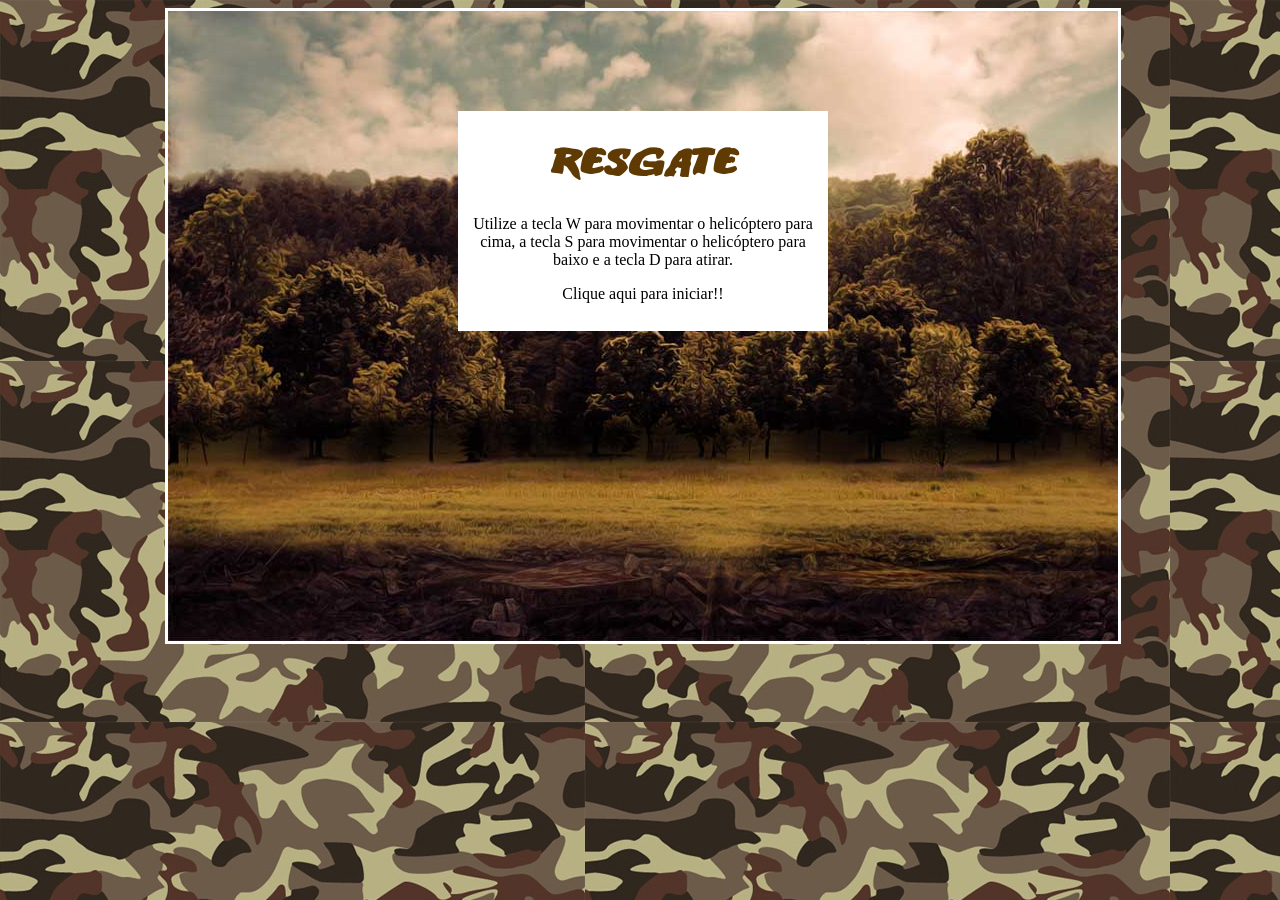
<file: JavaScript/Primeiro-Jogo-Naves/JogosHTML5/jogo1/index.html>
<!doctype html>
<html>
<head>
<meta charset="utf-8">
<title>Resgate</title>
<link href="css/estilos.css" rel="stylesheet" type="text/css">
</head>

<body>
<div id="container"> <!-- div container !-->

	<div id="fundoGame"> <!-- div fundoGame !-->
	
		<div id="inicio" onclick="start()"><h1> Resgate </h1> <!-- div inicio !-->
		<p>Utilize a tecla W para movimentar o helicóptero para cima, a tecla S para movimentar o helicóptero para baixo e a tecla D para atirar.</p>
		<p> Clique aqui para iniciar!! </p>
		</div> <!-- Fim da div inicio !-->
		
    </div> <!-- Fim da div fundoGame !-->
	
</div> <!-- Fim da div container !-->
<!-- Sons do jogo !-->
<audio src="sons/som.mp3" preload="auto" id="somDisparo"></audio>
<audio src="sons/explosao.mp3" preload="auto" id="somExplosao"></audio>
<audio src="sons/musica_fundo.mp3" preload="auto" id="musica"></audio>
<audio src="sons/gameover.mp3" preload="auto" id="somGameover"></audio>
<audio src="sons/perdido.mp3" preload="auto" id="somPerdido"></audio>	
<audio src="sons/resgate.mp3" preload="auto" id="somResgate"></audio>

<script type="text/javascript" src="js/jquery-1.11.1.min.js"></script>
<script type="text/javascript" src="js/js.js"></script>
<script type="text/javascript" src="js/jquery-collision.min.js"></script>
</body>
</html>
</file>
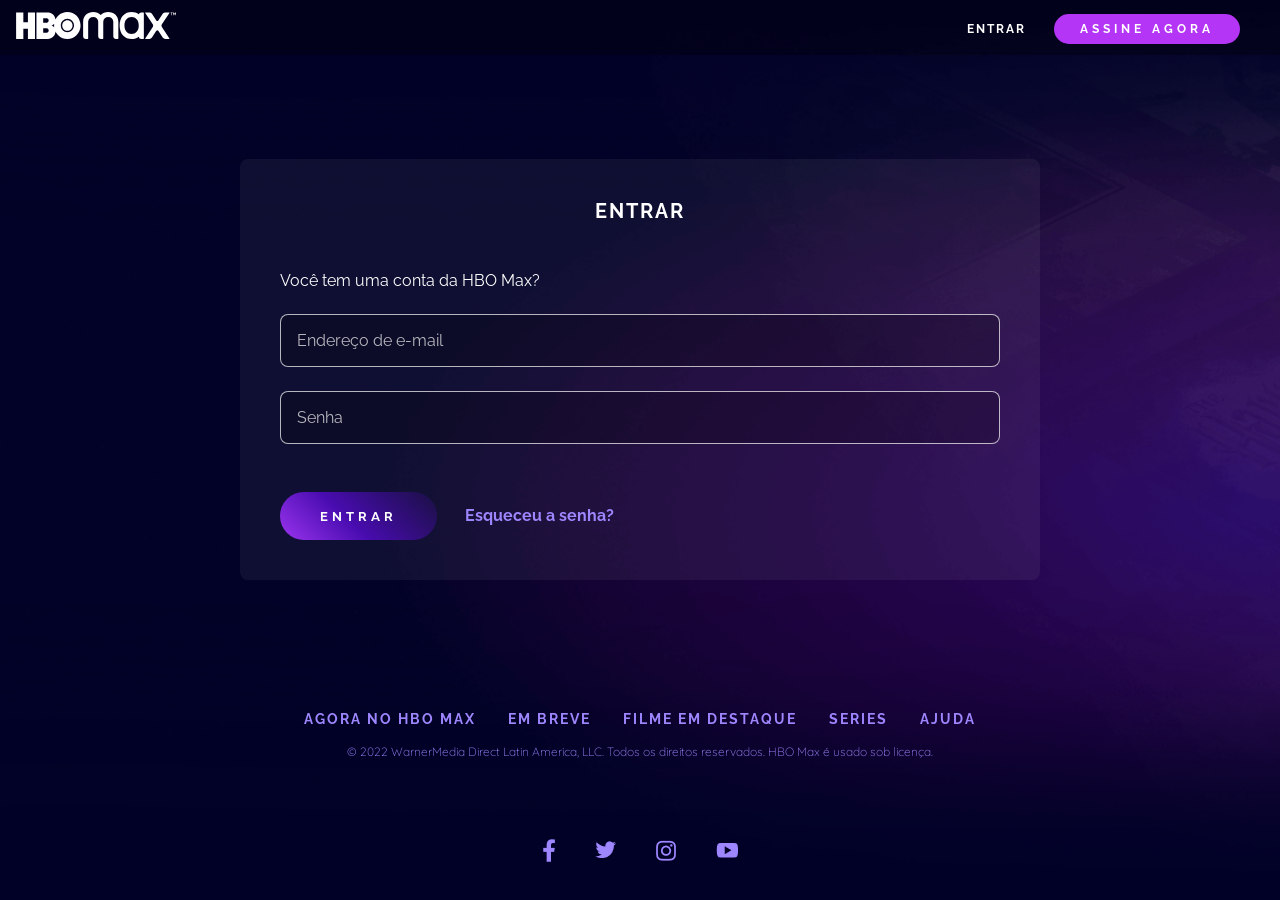
<file: JavaScript/Clone-HBO-MAX/Clone-HBO-Max-master/Clone-HBO-Max-master/signIn.html>
<!DOCTYPE html>
<html lang="en">
<head>
    <meta charset="UTF-8">
    <meta http-equiv="X-UA-Compatible" content="IE=edge">
    <meta name="viewport" content="width=device-width, initial-scale=1.0">
    <link rel="stylesheet" href="./assets/css/style.css">
    <link rel="stylesheet" href="./assets/css/signIn.css">
    <title>HBO Max - Entrar</title>
</head>
<body>
    <nav class="menu">
        <a href="index.html" class="menu__logo">
            <img src="./assets/images/hbo-logo.svg" alt="Logotipo HBOMax com o nome da marca" class="menu__logo-image">
        </a>
        <div>
            <a href="signIn.html" class="menu__item">Entrar</a>
            <a href="#subscription" class="menu__item menu__item--button button">Assine Agora</a>
        </div>
    </nav>

    <main class="content">
        <form class="login container">
            <h1 class="login__title">Entrar</h1>
            <label class="login__label">Você tem uma conta da HBO Max?</label>
            <input type="email" name="email" id="email" class="login__field" placeholder="Endereço de e-mail">
            <input type="password" name="password" id="password" class="login__field" placeholder="Senha" minlength="8">
            <div class="login__actions">
                <button type="submit" class="button button--gradient">Entrar</button>
                <a href="#" class="login__link">Esqueceu a senha?</a>
            </div>
        </form>
    </main>

    <footer class="footer container">
        <div>
            <a href="https://www.hbomax.com/br/pt/sitemap" class="footer__link">Agora no HBO Max</a>
            <a href="https://www.hbomax.com/br/pt/coming-soon" class="footer__link">Em breve</a>
            <a href="https://www.hbomax.com/br/pt/feature" class="footer__link">Filme em destaque</a>
            <a href="https://www.hbomax.com/br/pt/series" class="footer__link">Series</a>
            <a href="https://help.hbomax.com/br" class="footer__link">Ajuda</a>
        </div>
        <p class="text--small footer__legal">
            © 2022 WarnerMedia Direct Latin America, LLC. Todos os direitos reservados. HBO Max é usado sob licença.
        </p>
        <div class="footer__social">
            <a href="https://www.facebook.com/HBOMaxBr/"
                class="footer__social-link">
                <img src="assets/images/fb_0.png" alt="Facebook"/>
            </a>
            <a href="https://twitter.com/HBOMaxBR" class="footer__social-link">
                <img src="assets/images/twitter_0.png" alt="Twitter"/>
            </a>
            <a href="https://www.instagram.com/hbomaxbr/"
            class="footer__social-link">
                <img src="assets/images/instagram_0.png" alt="Instagram"/>
            </a>
            <a href="https://www.youtube.com/c/hbomaxbr"
            class="footer__social-link">
                <img src="assets/images/youtube_0.png" alt="Youtube" />
            </a>
        </div>
    </footer>
</body>
</html>
</file>
<file: JavaScript/Clone-youtube-css/assets/css/global.css>
@import url('https://fonts.googleapis.com/css2?family=Roboto:wght@400;700&display=swap');

* {
   padding: 0;
   margin: 0;
   box-sizing: border-box;
   font-family: 'Roboto', sans-serif;
}

body {
   width: 100vw;
   height: 100vh;
}

h1 {
   color: #000;
   font-size: 20px;
   font-weight: 700;
}

h2 {
   color: #000;
   font-size: 14px;
   font-weight: 600;
}

h3, p {
   font-size: 14px;
}

p {
   color: #515151;
}

ul li {
   list-style: none;
}

a {
   text-decoration: none;
}
</file>
<file: JavaScript/Clone-youtube-css/assets/css/styles.css>
/* 
   header
*/

header {
   background: #FFF;
   display: flex;
   justify-content: space-between;
   align-items: center;
   padding: 8px 24px;
}

header .logo-menu, 
header .search {
   display: flex;
   justify-content: center;
}

header .logo-menu img {
   margin-left: 32px;
}

header .search input {
   width: 348px;
   height: 40px;
   border: 1px solid #CCC;
}

header .search button {
   width: 57px;
   height: 40px;
}

header .notification {
   display: flex;
   justify-content: flex-end;
   align-items: center;
   gap: 24px;
}

header .notification img {
   width: 34px;
   height: 34px;
   border-radius: 50%;
}

/* 
   main 
*/

main {
   background: #F9F9F9;
   width: 100%;
   padding-top: 28px;

   display: flex;
}

/* LEFT */

main .video {
   margin-left: 75px;
}

main .video .video-player-title {
   padding: 16px 0;
}

main .video .channel-infos {
   display: flex;
   flex-direction: row;
   justify-content: flex-start;
   align-items: center;
   gap: 42px;
}

main .video .channel-infos .channel {
   display: flex;
   flex-direction: row;
}

main .video .channel-infos .channel .channel-details {
   margin-left: 12px;
}

main .video .channel-infos .channel .channel-details h3 {
   font-weight: 700;
}

main .video .channel-infos .subscribe-channel button {
   width: 159px;
   height: 40px;
   border: transparent;
   border-radius: 2px;
   background: #C00;

   color: #FFF;
   font-size: 14px;
   text-transform: uppercase;
}

main .video .channel-infos .like {
   display: flex;
   flex-direction: row;
   align-items: center;
}

main .video .channel-infos .dislike {
   display: flex;
   flex-direction: row;
   align-items: center;
}

main .video .channel-infos .share {
   display: flex;
   flex-direction: row;
   align-items: center;
}

main .video .channel-infos .download {
   display: flex;
   flex-direction: row;
   align-items: center;
}

main .video .channel-infos .like p,
main .video .channel-infos .dislike p,
main .video .channel-infos .share p,
main .video .channel-infos .download p {
   margin-left: 8px;
}

main .video .views {
   width: 391px;
   height: 16px;
   padding: 16px 0;
}

main .video .views p {
   color: #000;
   font-weight: 700;
}

main .video .details {
   padding-top: 16px;
   width: 510px;
}

main .video .details p {
   color: #515151;
   font-weight: 400;
}

/* RIGHT */

main .playlist-video {
   margin-left: 25px;
}

main .playlist-video .thumbnail {
   display: flex;
   margin-bottom: 16px;
}

main .playlist-video .thumbnail .thumbnail-infos {
   width: 196px;
   max-height: 90px;
   margin-left: 16px;
}

main .playlist-video .thumbnail .thumbnail-infos .thumbnail-channel,
main .playlist-video .thumbnail .thumbnail-infos .thumbnail-views {
   padding-top: 7px;
}

main .playlist-video .thumbnail .thumbnail-infos .thumbnail-channel p,
main .playlist-video .thumbnail .thumbnail-infos .thumbnail-views p {
   font-size: 12px;
}
</file>
<file: JavaScript/jogo-da-memoria-dio-master/style.css>
* {
    padding: 0;
    margin: 0;
    box-sizing: border-box;
}

body {
    height: 100vh;
    display: flex;
    background-color: rgb(188, 248, 228);
}

.memory-game {
    height: 640px;
    width: 640px;
    margin: auto;
    display: flex;
    flex-wrap: wrap;
    perspective: 1000px; /* perspectiva do usuario no eixo z, quanto maior, maior o efeito da perspectiva */
}

.card {
    height: calc( 33.333% - 10px);
    width: calc(25% - 10px);
    margin: 5px;
    position: relative;
    box-shadow: 1px 1px 1px rgba(0,0,0,.3);
    cursor: pointer;
    transform: scale(1);
    transform-style: preserve-3d; /* adiciona perspectiva 3d, para que o elemento nao fique achatada no plano */
    transition: transform .9s; /* adiciona efeito de movimento ao flip do card */
}

.card:active{
    transform: scale(0.97);
    transition: transform .2s;
}

.card-front,
.card-back {
  width: 100%;
  height: 100%;
  padding: 20px;
  position: absolute;
  border-radius: 5px;
  background: rgb(92, 187, 182);
  backface-visibility: hidden; /* todo elemento tem uma frente e um verso (ao contrario, como um espelho.) essa propriedade retira o verso */
}

.card-front {
    transform: rotateY(180deg); /* antes, o verso aparecia transparente, pois ambas as imagens tem position absolute, ao girar no eixo Y, elas ficaram com os versos virados */
}

/* flip card animation */

.card.flip {
    transform: rotateY(180deg);
}
</file>
<file: JavaScript/dio-dino-game-master/dio-dino-game-master/style.css>
body {
  background: #fafafa;
}

.dino {
  position: absolute;
  bottom: 0;
  background-image: url(dino.png);
  width: 60px;
  height: 60px;
}

.cactus {
  position: absolute;
  width: 60px;
  height: 60px;
  bottom: 0;
  background-image: url(cactus.png);
}

.game-over {
  text-align: center;
  color: #666;
  margin: 50px 0;
  font-family: arial;
}

@keyframes slideright {
  from {
      background-position: 70000%;
  }
  to {
      background-position: 0%;
  }
}

.background {
  position: absolute;
  bottom: 0px;
  background-image: url('background.png');
  background-repeat: repeat-x;
  animation: slideright 600s infinite linear;
  -webkit-animation: slideright 600s infinite linear;
  width: 100%;
  height: 200px;
}
</file>
<file: JavaScript/Instagram/instagram-dio-master/style.css>
* {
    padding: 0;
    margin: 0;
    box-sizing: border-box;
    text-decoration: none;
    font-family: sans-serif;
    font-size: 14px;
}

body {
    width: 100%;
    min-height: 100vh;
    background-color: rgb(243, 243, 243);
    margin: 0;
    padding: 0;
    display: flex;
    justify-content: center;
}

.instagram-wrapper {
    display: flex;
    align-items: center;
    justify-content: start;
    width: 60%;
    height: 100vh;
}

.instagram-phone {
    display: flex;
    align-items: center;
    justify-content: center;
    width: 50%;
}

.instagram-phone img {
    height: 50rem;
}

.instagram-continue {
    display: flex;
    align-items: center; /* horizontal */
    justify-content: space-around; /* vertical */
    flex-direction: column;
    width: 50%;
    min-height: 34rem;
}

.group {
    display: flex;
    justify-content: space-between;
    align-items: center;
    flex-direction: column;
    background-color: #ffffff;
    width: 100%;
    padding: 1.3rem 0;
    border: 1px solid lightgray;
}

.group:nth-child(1) {
    min-height: 19rem;
}

.instagram-logo {
    height: 3rem;
}

.profile-photo {
    display: flex;
    justify-content: center;
    align-items: center;
    border-radius: 50%;
    overflow: hidden;
}

.profile-photo img {
    height: 6rem;
}

.instagram-login {
    background-color: #0095f6;
    color: #ffffff;
    padding: 8px;
    border-radius: 4px;
}

.instagram-logout {
    color: #0095f6;
    margin-top: 1rem;
}

.not-account {
    color: rgb(160, 160, 160);
}

.link-blue {
    color: #0095f6;
}

.get-the-app {
    display: flex;
    flex-direction: column;
    align-items: center;
    justify-content: center;
    width: 100%;
    padding: 1.3rem 0;
}

.download {
    display: flex;
    width: 100%;
    justify-content: space-evenly;
    align-items: center;
    padding: 1rem;
}

.app-download {
    height: 3rem;
    width: 10rem;
    background-size: cover;
}

.app-download:nth-child(1) {
    background-image: url('./img/apple-button.png');
}

.app-download:nth-child(2) {
    background-image: url('./img/googleplay-button.png');
}

/* media queries */


@media (max-width: 1024px) {
    .instagram-wrapper {
        width: 90%;
    }
}

@media (max-width: 650px) {
    body {
        background-color: #ffffff;
    }

    .instagram-wrapper {
        width: 90%;
    }

    .instagram-phone {
        display: none;
    }

    .instagram-continue {
        width: 100%;
    }
    
    .group {
        border: 1px solid transparent;
    }
}
</file>
<file: JavaScript/Jogo da Memoria genesis/genesis-dio-master/style.css>
body {
    margin: 0;
    background-color: black;
}

.main-game {
    height: 100vh;
    width: 100vw;
    display: flex;
    justify-content: center;
    align-items: center;
}

.genius {
    display: grid;
    grid-template-areas: 'verde vermelho'
    'amarelo azul';
    grid-gap: 10px;
    border: 1px solid #ffffff;
    background-color: #ffffff;
    border-radius: 100%;
    width: 700px;
    height: 700px;
}

.blue {
    grid-area: azul;
    background-color: blue;
    border-bottom-right-radius: 100%;
}

.red {
    grid-area: vermelho;
    background-color: red;
    border-top-right-radius: 100%;
}

.yellow {
    grid-area: amarelo;
    background-color: yellow;
    border-bottom-left-radius: 100%;
}

.green {
    grid-area: verde;
    background-color: green;
    border-top-left-radius: 100%;
}

.selected {
    opacity: 0.6;
}
</file>
<file: JavaScript/space-shooter-dio-master/space-shooter-dio-master/style.css>
body {
    height: 100vh;
    width: 100%;
    display: flex;
    justify-content: center;
    align-items: center;
    padding: 0;
    margin: 0;
    font-family: sans-serif;
    background-color: cornflowerblue;
}

#main-play-area {
    background-color: black;
    background-image: url(img/space.png);
    height: 600px;
    width: 600px;
}

.game-instructions {
    position: relative;
    color: white;
    left: 7rem;
    top: 0px;
}

.start-button {
    position: relative;
    color: white;
    top: 9rem;
    left: 15rem;
    cursor: pointer;
}

.player-shooter {
    position: relative;
    height: 60px;
    width: 70px;
    left: 20px;
    top: 250px
}

.laser {
    position: relative;
    width: 40px;
    height: 30px;
}

.alien {
    height: 60px;
    width: 70px;
    position: relative;
}

.alien-transition {
    opacity: 1;
    transition: opacity 1.5s ease-in-out;
}

.dead-alien {
    height: 60px;
    width: 70px;
    position: relative;
    opacity: 0;
}
</file>
<file: JavaScript/Clone-HBO-MAX/Clone-HBO-Max-master/Clone-HBO-Max-master/assets/css/style.css>
@import url(./vars.css);
@import url(./global.css);
@import url(./nav.css);
@import url(./footer.css);
@import url(./header.css);
@import url(./subscription.css);
@import url(./contents.css);

* {
    box-sizing: border-box;
    margin: 0;
    padding: 0;

    font-family: "Raleway", sans-serif;
}

body {
    background-color: var(--primary-color);
    color: var(--text-color);
}

section {
    scroll-margin-top: 5rem;
}

p {
    font-family: "Quicksand", sans-serif;
}

.container {
    max-width: 1200px;
    margin: auto;
    padding: 1.5rem;
    text-align: center;
}


.title {
    font-size: 2rem;
    font-weight: 500;
}

.button {
    padding: 1rem 2.5rem;

    font-weight: 700;
    letter-spacing: 4px;
    text-transform: uppercase;
    text-decoration: none;
    color: var(--text-color);

    background-color: var(--tertiary-color);
    border: none;
    border-radius: 31.25rem;

    cursor: pointer;
}

.button--gradient {
    background: var(--btn-bg-color-gradient);
    outline: 3px solid transparent;
    transition: background 1s, outline 1s, transform 1s;
    background-size: 250%;
}

.button--gradient:hover {
    background-color: transparent;
    background-position: 100%;
    outline: 2px solid var(--secondary-color);
    transform: scale(1.05);
}

.text--small {
    font-size: 1rem;
    font-weight: 300;
}

/* Custom Scroll */

::-webkit-scrollbar {
width: 8px;
}

::-webkit-scrollbar-thumb {
background: var(--tertiary-color);
border-radius: 10px;
}

::-webkit-scrollbar-thumb:hover {
background: var(--secondary-color);
}
</file>
<file: JavaScript/Listagem-do-YouTube/project-css-grid-listagem-videos-youtube-main/project-css-grid-listagem-videos-youtube-main/assets/css/global.css>
@import url('https://fonts.googleapis.com/css2?family=Roboto:wght@400;700&display=swap');

* {
   padding: 0;
   margin: 0;
   vertical-align: baseline;
   box-sizing: border-box;
   font-family: 'Roboto', sans-serif;
}

body {
   width: 100vw;
   height: 100vh;
}

ul li {
   list-style: none;
}

a {
   text-decoration: none;
   color: #000;
   cursor: pointer;
}

h1, h2, h3 {
   font-size: 14px;
}

h1, h2 {
   font-weight: 700;
}

h3 > a {
   font-weight: 400;
}

p {
   font-size: 12px;
   font-weight: 400;
   color: #515151;
}
</file>
<file: JavaScript/Listagem-do-YouTube/project-css-grid-listagem-videos-youtube-main/project-css-grid-listagem-videos-youtube-main/assets/css/styles.css>
/* 
   header
*/

header {
   background: #FFF;
   display: flex;
   justify-content: space-between;
   align-items: center;
   padding: 8px 24px;
}

header .logo-menu, 
header .search {
   display: flex;
   justify-content: center;
}

header .logo-menu img {
   margin-left: 32px;
}

header .search input {
   width: 348px;
   height: 40px;
   border: 1px solid #CCC;
}

header .search button {
   width: 57px;
   height: 40px;
}

header .notification {
   display: flex;
   justify-content: flex-end;
   align-items: center;
   gap: 24px;
}

header .notification img {
   width: 34px;
   height: 34px;
   border-radius: 50%;
}

/* 
   main 
*/

main {
   width: 100%;
   height: max-content ;
}

main .content {
   display: flex;
}

/* SIDEBAR*/

main .content .sidebar {
   width: 15.14%;
   padding: 24px;
}

main .content .sidebar .home,
main .content .sidebar .explore,
main .content .sidebar .subscriptions,
main .content .sidebar .youtube-music,
main .content .sidebar .videos-like,
main .content .sidebar .watch-later,
main .content .sidebar .downloads,
main .content .sidebar .movies,
main .content .sidebar .learn,
main .content .sidebar .sports {
   display: flex;
   align-items: center;
   padding-bottom: 22px;
}

main .content .sidebar .home h1,
main .content .sidebar .explore h3,
main .content .sidebar .subscriptions h3,
main .content .sidebar .youtube-music h3,
main .content .sidebar .videos-like h3,
main .content .sidebar .watch-later h3,
main .content .sidebar .downloads h3,
main .content .sidebar .movies h3,
main .content .sidebar .learn h3,
main .content .sidebar .sports h3 {
   margin-left: 16px;
}


/* LIST VIDEOS */
main .content .list-videos {
   background: #EFEFEF;
   width: 84.86%;

   padding-top: 24px;
   padding-right: 24px;
   padding-left: 28px;

   display: grid;
   grid-template-columns: repeat(4, 282px);
   grid-auto-rows: 262px;
   justify-content: center;
   gap: 14px
}

main .content .list-videos .video {
   padding: 16px;
}

main .content .list-videos .video .channel-informations {
   display: flex;
   padding-top: 16px;
}

main .content .list-videos .video .channel-informations .descriptions-video {
   margin-left: 10px;
}

main .content .list-videos .video .channel-informations .descriptions-video .views-date {
   padding-top: 16px;
}
</file>
<file: JavaScript/Primeiro-Jogo-Naves/JogosHTML5/jogo1/css/estilos.css>
@font-face {
	font-family:Titulo;
	src:url(../fontes/ANODETONOONE.TTF);
}

h1 {
	font-family:Titulo;
	font-size:40px;
	color:#603A03;
}

body {
	background-image:url(../imgs/fundo.jpg);
}

#container{
	width:950px;
	height:auto;
	position:relative;
	margin-left:auto;
	margin-right:auto;
}


#fundoGame {
	width:950px;
	height:630px;
	background-image:url(../imgs/fundo_game.jpg);
	border-color:#FFF;
	border-style:solid;
}

#jogador {
	width:256px;
	height:66px;
	position:absolute;
	left:8px;
	top:179px;
	background-image:url(../imgs/apache.png);

}

#inimigo1 {
	width: 256px;
	height: 66px;
	position: absolute;
	left: 689px;
	top: 253px;
	background-image:url(../imgs/inimigo1.png);
	
}

#inimigo2 {
	width: 165px;
	height: 70px;
	position: absolute;
	left: 775px;
	top: 447px;
	background-image: url(../imgs/inimigo2.png);
}

#amigo {
	width: 44px;
	height: 51px;
	position: absolute;
	left: 10px;
	top: 464px;
	background-image:url(../imgs/amigo.png);
}

#inicio {
	width:350px;
	height:200px;
	background-color:#FFF;
 	margin-left:auto;
    margin-right:auto;
 	margin-top:100px;
	text-align:center;
	padding:10px;

}

.anima1 {
	background-image:url(../imgs/helicoptero.png);
	animation:play .5s steps(2) infinite;
       -webkit-animation: play .5s steps(2) infinite;
       -moz-animation: play .5s steps(2) infinite;
       -ms-animation: play .5s steps(2) infinite;
       -o-animation: play .5s steps(2) infinite;
}

@keyframes play {
	from {background-position:0px;}
	to {background-position:-512px;}
}

@-webkit-keyframes play {
	from { background-position:0px; }
	  to { background-position: -512px; }
 }
 
 @-moz-keyframes play {
	from { background-position:0px; }
	  to { background-position: -512px; }
 }
 
 @-ms-keyframes play {
	from { background-position:0px; }
	  to { background-position: -512px; }
 }
 
 @-o-keyframes play {
	from { background-position:0px; }
	  to { background-position: -512px; }
 }

 .anima2 {
    background-image:url(../imgs/inimigo1.png);
    animation: play .5s steps(2) infinite;
    -webkit-animation: play .5s steps(2) infinite;
    -moz-animation: play .5s steps(2) infinite;
    -ms-animation: play .5s steps(2) infinite;
    -o-animation: play .5s steps(2) infinite; 
}

.anima3 {
	background-image:url(../imgs/amigo.png);
	animation:play2 .9s steps(12) infinite;
	-webkit-animation: play2 .9s steps(12) infinite;
       -moz-animation: play2 .9s steps(12) infinite;
        -ms-animation: play2 .9s steps(12) infinite;
         -o-animation: play2 .9s steps(12) infinite;
}

@keyframes play2 {
	from {background-position:0px;}
	to {background-position:-528px;}
}

@-webkit-keyframes play2 {
   from { background-position:    0px; }
     to { background-position: -528px; }
}

@-moz-keyframes play2 {
   from { background-position:    0px; }
     to { background-position: -528px; }
}

@-ms-keyframes play2 {
   from { background-position:    0px; }
     to { background-position: -528px; }
}

@-o-keyframes play2 {
   from { background-position:    0px; }
     to { background-position: -528px; }
}

#disparo {
	width: 50px;
	height: 8px;
	position: absolute;
	background-image: url(../imgs/disparo.png);
}

#explosao1 {
	width:15px;
	height:87px;
	position:absolute;

}

#explosao2 {
	width:15px;
	height:87px;
	position:absolute;
	
}

#explosao3 {
	width:44px;
	height:51px;
	position:absolute;
}

.anima4 {
	width:44px;
	height:51px;
	background-image:url(../imgs/amigo_morte.png);
	animation:play3 .5s steps(7) infinite;
	-webkit-animation: play3 .5s steps(7) infinite;
    -moz-animation: play3 .5s steps(7) infinite;
    -ms-animation: play3 .5s steps(7) infinite;
    -o-animation: play3 .5s steps(7) infinite;
}

@keyframes play3 {
	from {background-position:0px;}
	to {background-position:-308px;}
}

@-webkit-keyframes play3 {
   from { background-position:    0px; }
     to { background-position: -308px; }
}

@-moz-keyframes play3 {
   from { background-position:    0px; }
     to { background-position: -308px; }
}

@-ms-keyframes play3 {
   from { background-position:    0px; }
     to { background-position: -308px; }
}

@-o-keyframes play3 {
   from { background-position:    0px; }
     to { background-position: -308px; }
}

#placar {
	width: 450px;
	height: 50px;
	position: absolute;
	left: 5px;
	top: 590px;
}

h2 {
	font-family:Titulo;
	font-size:20px;
	color:#FFF
}

#energia {
	width: 140px;
	height: 38px;
	position: absolute;
	left: 750px;
	top: 7px;	
}

h3 {
	font-family:Titulo;
	font-size:20px;
	color:#603A03;

}

#fim {
	width:350px;
	height:200px;
	background-color:#FFF;
 	margin-left:auto;
    margin-right:auto;
 	margin-top:100px;
	text-align:center;
	padding:10px;
}
</file>
<file: JavaScript/Clone-HBO-MAX/Clone-HBO-Max-master/Clone-HBO-Max-master/assets/css/signIn.css>
@import url(./global.css);

body {
    background-image: url(../images/background-movies-series.png);
    background-size: cover;
    height: 100vh;
}
.menu {
    position: relative;
}

.content {
    width: 100%;
    height: 70%;
    padding: 1.5rem;

    display: flex;
    justify-content: center;
    align-items: center;

    font-family: "Quicksand", cursive;
}

.login {
    width: 100%;
    max-width: 800px;
    
    display: flex;
    flex-direction: column;
    gap: 1.5rem;
    padding: 2.5rem;

    background-color: var(--form-bg-color);
    border-radius: .5rem;
}

.login__title {
    font-size: 1.25rem;
    text-transform: uppercase;
    letter-spacing: 2px;

    margin-bottom: 1.5rem;
}

.login__label {
    text-align: left;
}

.login__field {  
    padding: 1rem;
    font-size: 1rem;
    color: var(--text-color);

    background: var(--form-field-bg-color);
    border: var(--form-field-border);
    border-radius: .5rem;
}

.login__field::placeholder {
    color: var(--form-field-placeholder);
}

/* Validações */
.login__field:invalid {
    border-color: var(--form-field-error);
} 

.login__actions {
    margin-top: 1.5rem;
    text-align: left;
}

.login__link {
    font-weight: bold;
    text-decoration: none;
    color: var(--link-color);

    margin-left: 1.5rem;
}

@media screen and (max-width: 480px) {
    body {
        height: auto;
    }

    .login__actions .button {
        display: block;
        margin-bottom: 24px;
    }

    .login__link {
        margin: 0;
    }
}
</file>
